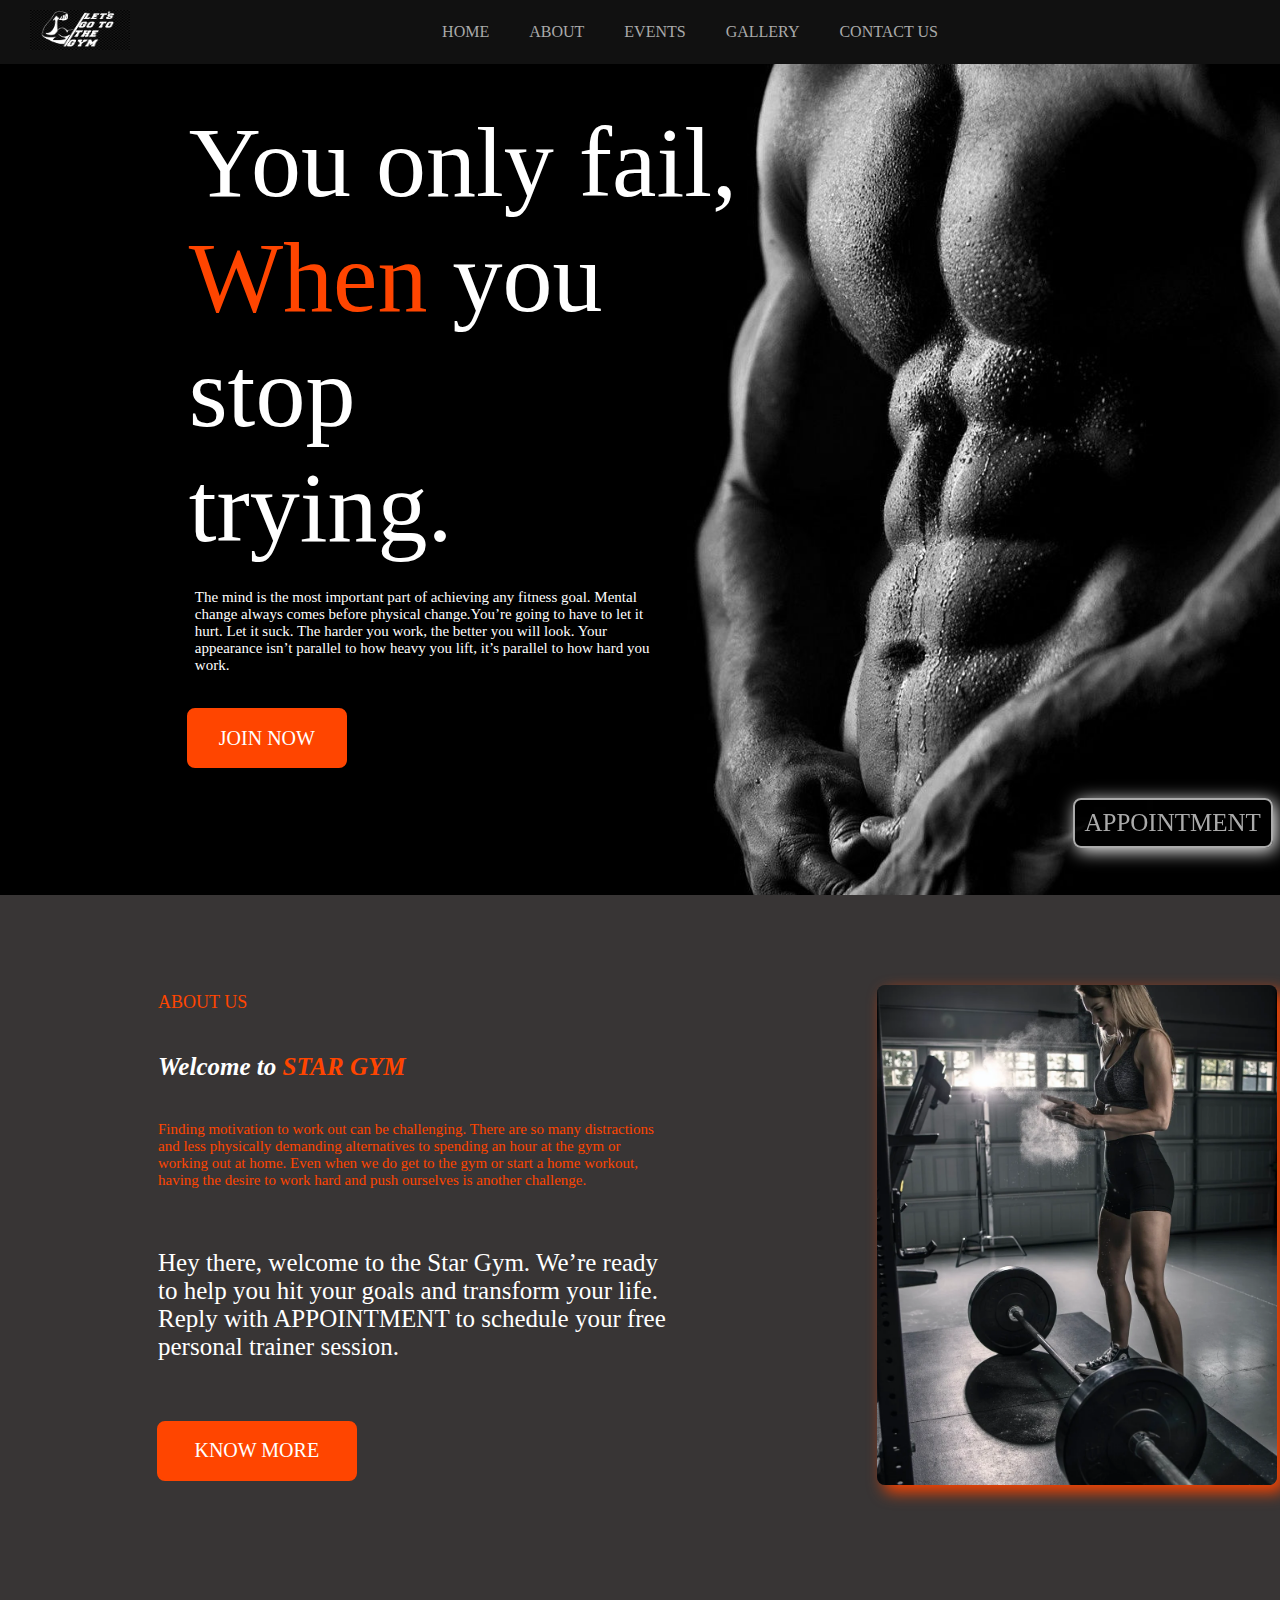
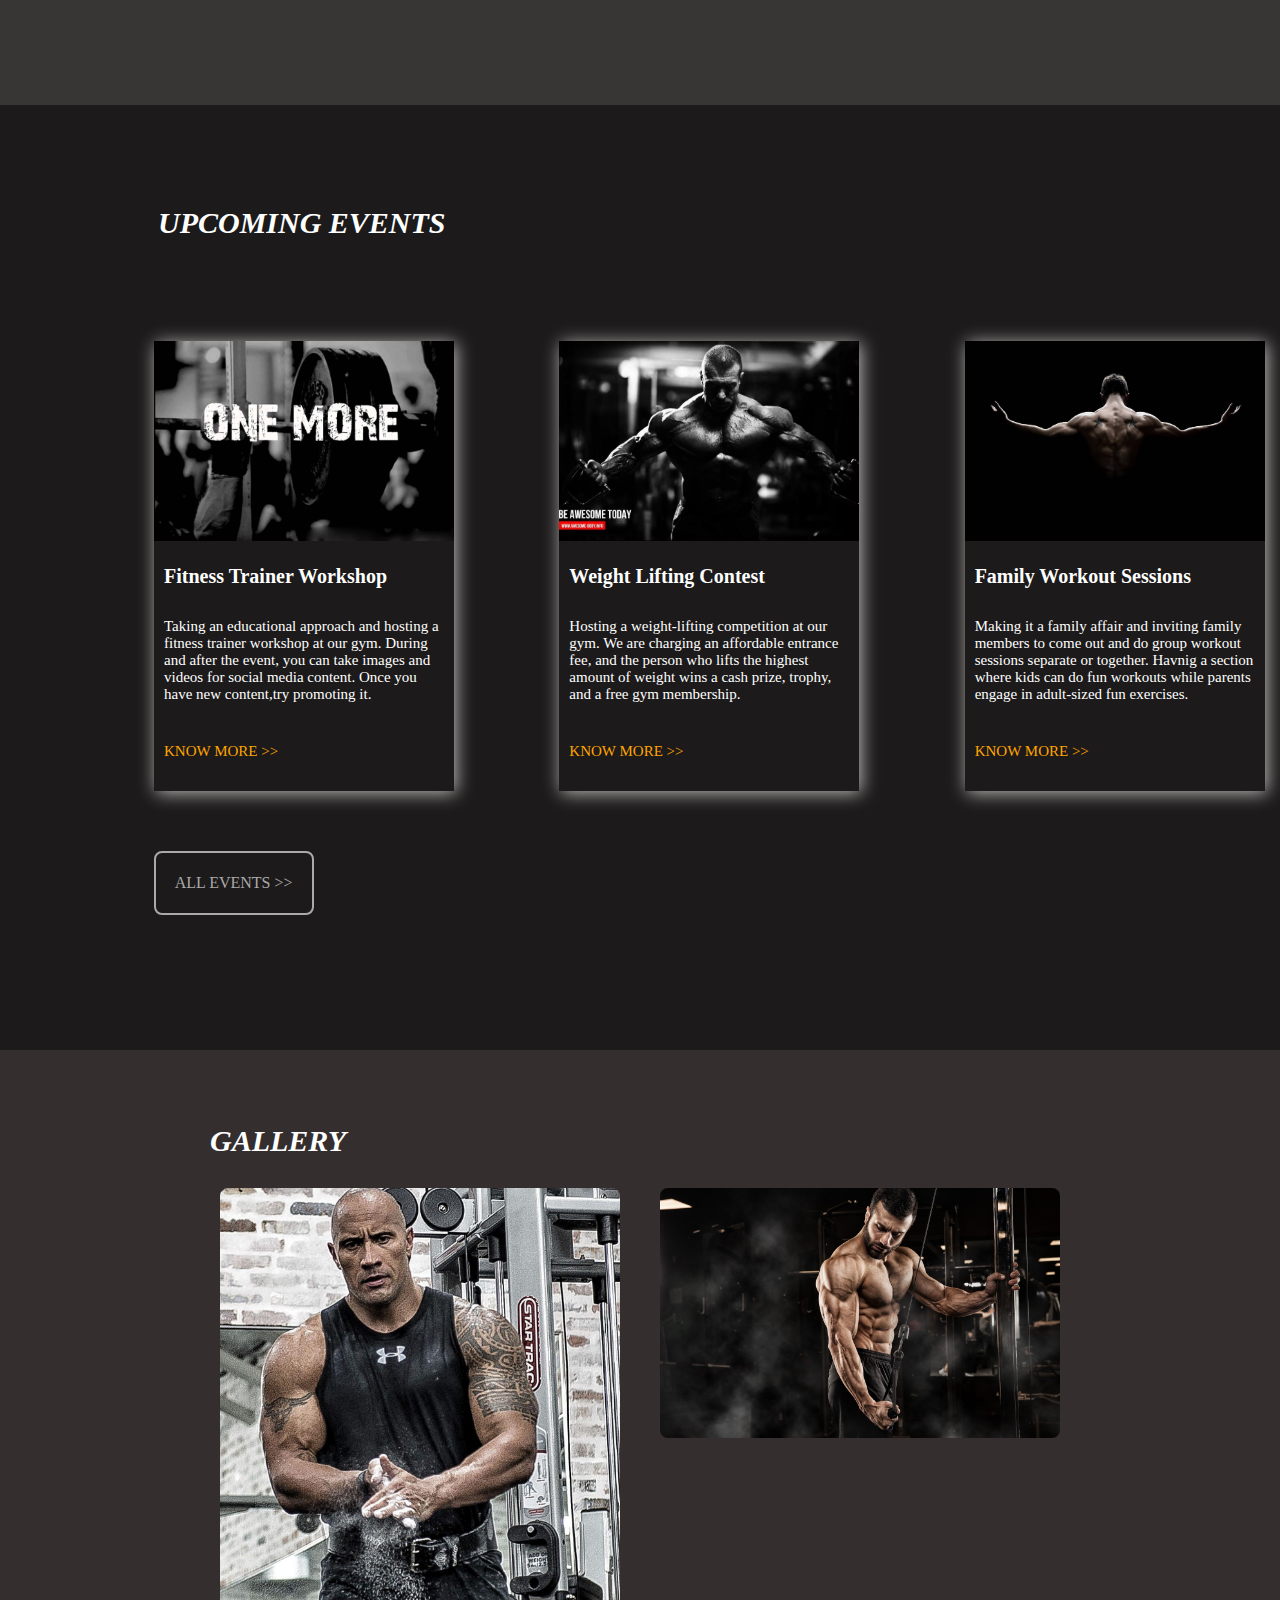
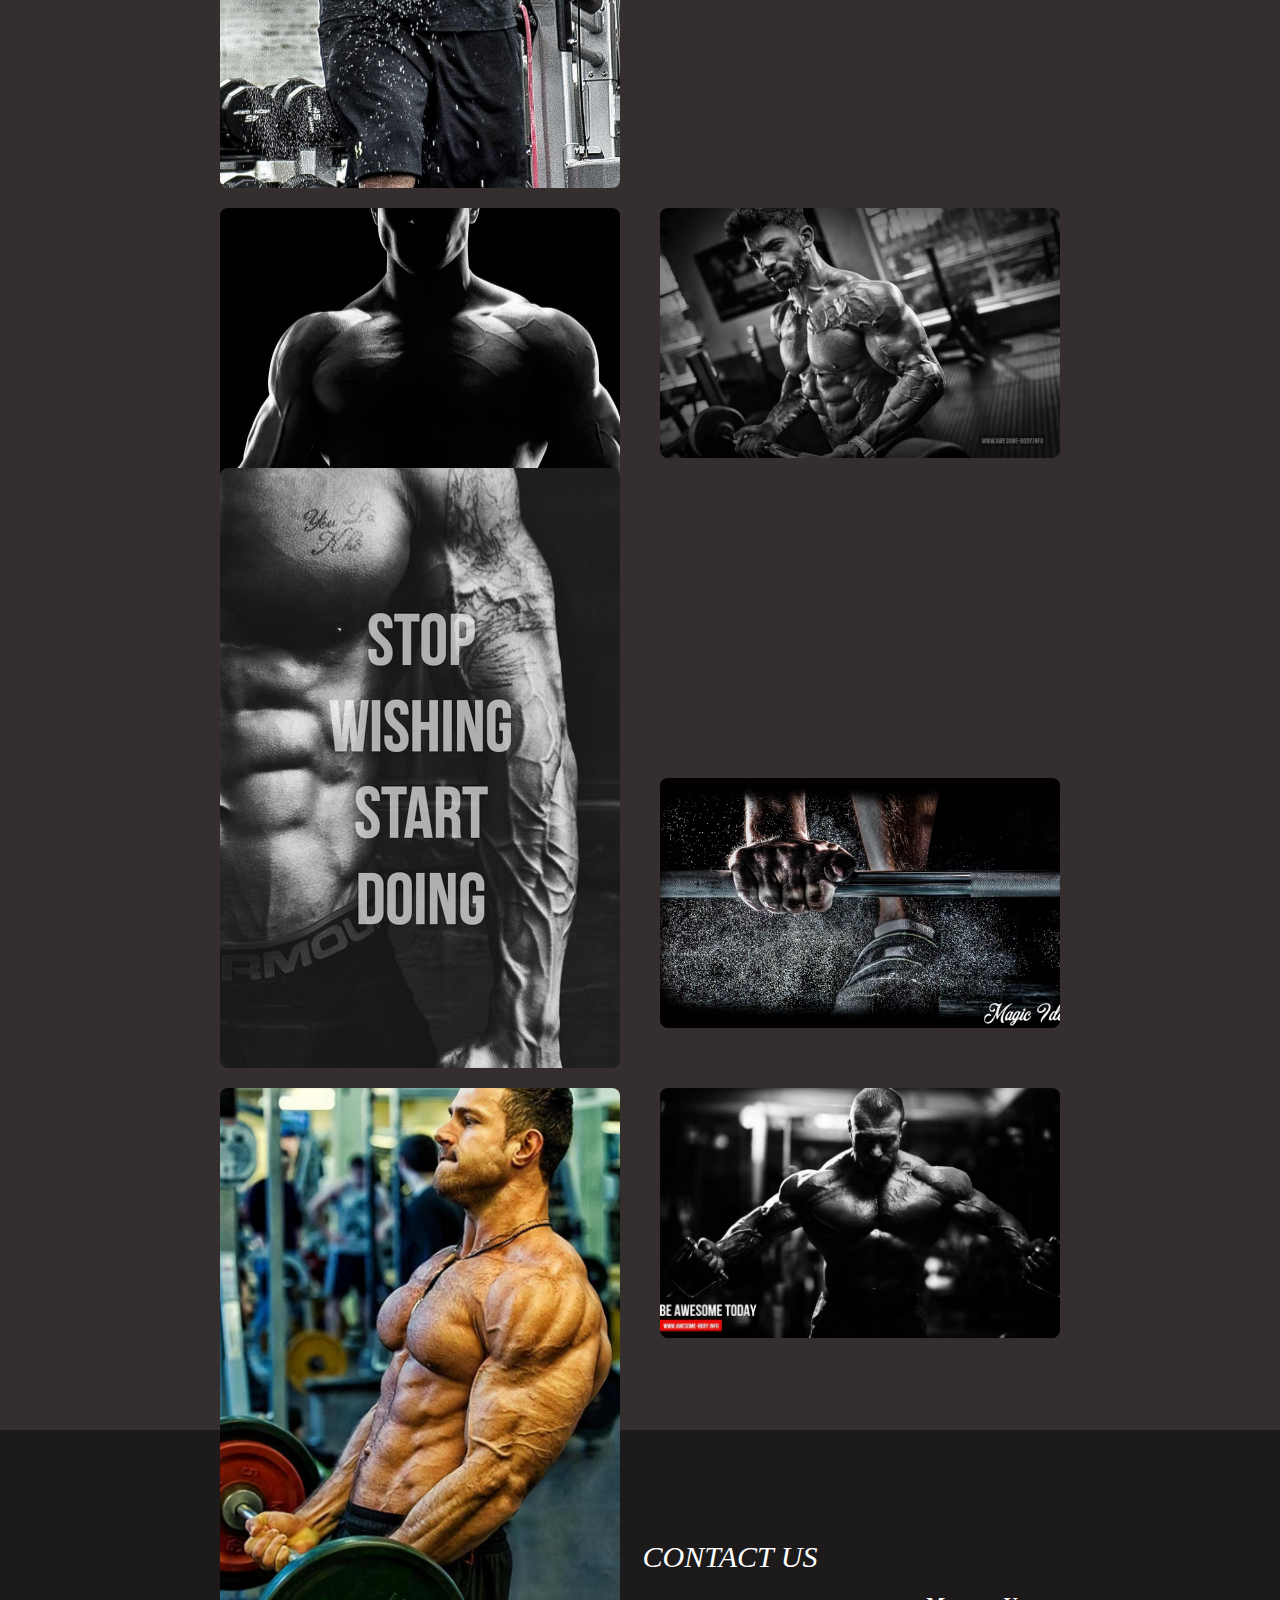
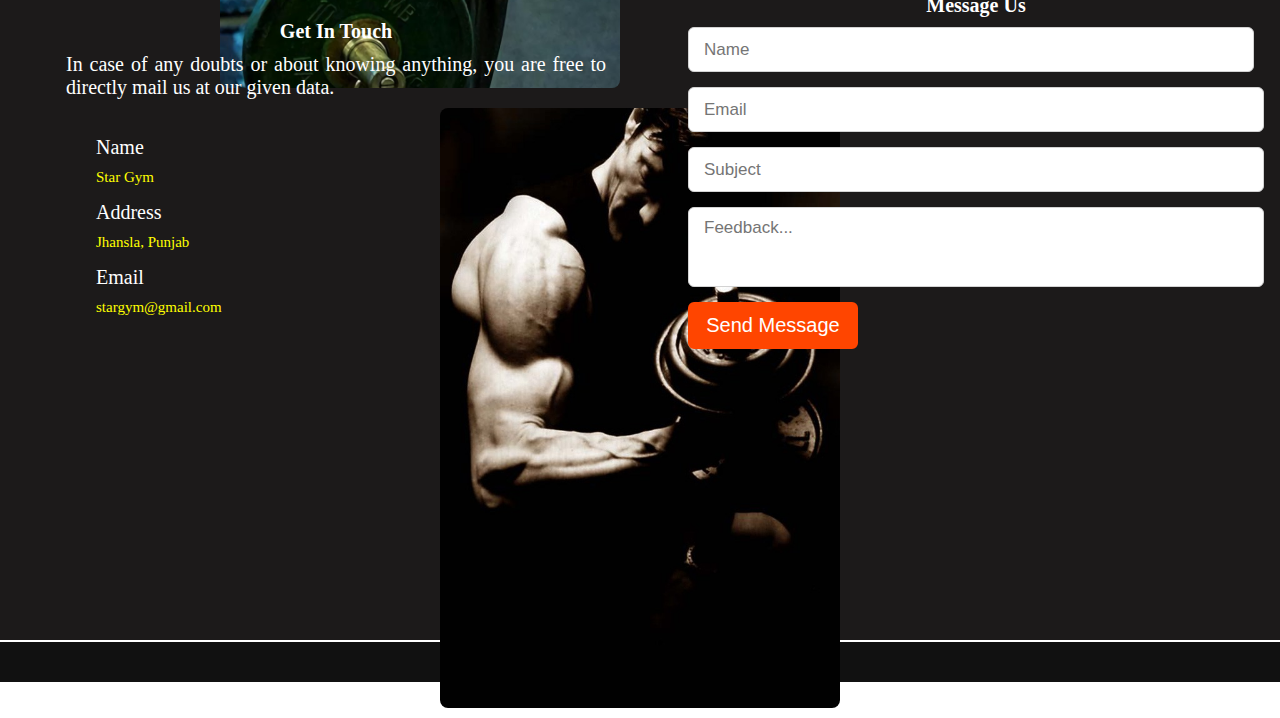
<file: My-Gym-Web-master/index.html>
<!DOCTYPE html>
<html lang="en">
<head>
    <meta charset="UTF-8">
    <meta http-equiv="X-UA-Compatible" content="IE=edge">
    <meta name="viewport" content="width=device-width, initial-scale=1.0">
    <title>Gym Website</title>
    <link rel="stylesheet" href="./public/css/style.css">
</head>
<body>

    
    <nav class="navbar" id="navbar">
        <div class="logo">
            <a href="index.html"><img class="invert_color" src="./public/logo.png"></a>
        </div>

        <ul class="list">
            <li class="menu-btn"><a href="#home">HOME</a></li>
            <li class="menu-btn"><a href="#about">ABOUT</a></li>
            <li class="menu-btn"><a href="#events">EVENTS</a></li>
            <li class="menu-btn"><a href="#gallery">GALLERY</a></li>
            <li class="menu-btn"><a href="#contact">CONTACT US</a></li>
        </ul>

        <!-- <div class="appoint">APPOINTMENT</div> -->
    </nav>

    <section class="home" id="home">
        <div class="max-width">

            <div class="home-content">
                <div class="content">
    
                    <div class="motive">You only fail,<br> <span>When</span> you stop <br>trying.</div>
                    <p>The mind is the most important part of achieving any fitness goal. Mental change always comes before physical change.You’re going to have to let it hurt. Let it suck. The harder you work, the better you will look. Your appearance isn’t parallel to how heavy you lift, it’s parallel to how hard you work.</p>
                    <div class="button"><a href="./public/appointment.html">JOIN NOW</a></div>
                </div>
    
                <div class="content1"></div>

                <nav class="navbar1">
                    <div class="login"><a href="./public/appointment.html">APPOINTMENT</a></div>
                </nav>
            </div>
        </div>
    </section>




    <section class="about" id="about">
        <div class="max-width">
            <div class="about-content">
                <div class="left">
                    <h3 class="heading">ABOUT US </h3>
                    <div class="mtext"><i>Welcome to <span>STAR GYM</span></i></div>
                    <p class="small">Finding motivation to work out can be challenging. There are so many distractions and less physically demanding alternatives to spending an hour at the gym or working out at home. Even when we do get to the gym or start a home workout, having the desire to work hard and push ourselves is another challenge.</p>

                    <p class="medium">Hey there, welcome to the Star Gym. We’re ready to help you hit your goals and transform your life. Reply with APPOINTMENT to schedule your free personal trainer session.</p>
                    

                    <div class="button" onclick=ncomp()>KNOW MORE</div>
                </div>
                <div class="right">
                    <img src="./public/about1.webp">
                </div>
            </div>
        </div>

    </section>

    <section class="events" id="events">
        <div class="max-width">
            <div class="heading1"><i>UPCOMING EVENTS</i></div>
            <div class="serv-content">
                <div class="card">
                    <div class="box">
                        <img src="./public/events1.webp">
                        <div class="heading2">Fitness Trainer Workshop</div>
                        <p>Taking an educational approach and hosting a fitness trainer workshop at our gym. During and after the event, you can take images and videos for social media content. Once you have new content,try promoting it.
                        </p>

                        <div class="button1" onclick=ncomp()>KNOW MORE >></div>

                    </div>
                </div>

                <div class="card">
                    <div class="box">
                        <img src="./public/events2.jpg">
                        <div class="heading2">Weight Lifting Contest</div>
                        <p>Hosting a weight-lifting competition at our gym. We are charging an affordable entrance fee, and the person who lifts the highest amount of weight wins a cash prize, trophy, and a free gym membership.
                        </p>

                        <div class="button1" onclick=ncomp()>KNOW MORE >></div>

                    </div>
                </div>

                <div class="card">
                    <div class="box">
                        <img src="./public/events3.jpg">
                        <div class="heading2">Family Workout Sessions</div>
                        <p>Making it a family affair and inviting family members to come out and do group workout sessions separate or together. Havnig a section where kids can do fun workouts while parents engage in adult-sized fun exercises.
                        </p>

                        <div class="button1" onclick=ncomp()>KNOW MORE >></div>

                    </div>
                </div>
            </div>

            <div class="button3" onclick=ncomp()>ALL EVENTS >></div>
        </div>
    </section>

    <section class="gallery" id="gallery">
        <div class="max-width">
            <div class="heading3"><i>GALLERY</i></div>
            <div class="gallery-content">
                    <div class="card" id="card1">
                        <img id="img1" src="./public/gallery1.jpeg">
                    </div>
                    <div class="card" id="card2">
                        <img id="img2" src="./public/home.jpg">
                    </div>
                    <div class="card" id="card3">
                        <img id="img3" src="./public/gallery3.jpg">
                    </div>
                    <div class="card" id="card4">
                        <img id="img4" src="./public/gallery4.webp">
                    </div>
                    <div class="card" id="card5">
                        <img id="img5" src="./public/gallery5.jpg">
                    </div>
                    <div class="card" id="card6">
                        <img id="img6" src="./public/gallery6.webp">
                    </div>
                    <div class="card" id="card7">
                        <img id="img7" src="./public/gallery7.jpg">
                    </div>
                    <div class="card" id="card8">
                        <img id="img8" src="./public/events2.jpg">
                    </div>
                    <div class="card" id="card9">
                        <img id="img9" src="./public/gallery9.jpg">
                    </div>
            </div>
        </div>
    </section>

    <section class="contact" id="contact">
        <div class="max-width">
            <div class="heading4"><i>CONTACT US </i></div>
            <div class="contact-content">
                <div class="column left">
                    <div class="text">Get In Touch</div>
                    <p>In case of any doubts or about knowing anything, you are free to directly mail us at our given data. </p>
                    <div class="icons">
                        <div class="row">
                            <!-- <i class="fas fa-user"></i> -->
                            <div class="info">
                                <div class="head">Name</div>
                                <div class="sub-title">Star Gym</div>
                            </div>
                        </div>

                        <div class="row">
                            <!-- <i class="fas fa-map-marker-alt"></i> -->
                            <div class="info">
                                <div class="head">Address</div>
                                <div class="sub-title">Jhansla, Punjab</div>
                            </div>
                        </div>

                        <div class="row">
                            <!-- <i class="fas fa-envelope"></i> -->
                            <div class="info">
                                <div class="head">Email</div>
                                <div class="sub-title">stargym@gmail.com</div>
                            </div>
                        </div>
                    </div>
                </div>
                <div class="column right">
                    <div class="text">Message Us</div>
                    <form action="#">
                        <div class="field">
                            <div class="field name">
                                <input type="text" placeholder="Name" required>
                            </div>

                            
                        </div>
                        <div class="field email">
                            <input type="email" placeholder="Email" required>
                        </div>
                        <div class="field">
                            <input type="text" placeholder="Subject" required>
                        </div>

                        <div class="field textarea">
                            <textarea cols="30" rows="10" placeholder="Feedback..." required></textarea>
                        </div>
                        <div class="button">
                            <button type="Submit">Send Message</button>
                        </div>
                    </form>
                </div>
            </div>
        </div>
    </section>

    <footer>
         
    </footer>

    <!-- <script src="./public/js/main.js"></script> -->
    
    
    <script>
        function ncomp(){
            alert("This page is not updated yet. Sorry for your inconvenience!!!")
        }
    </script>




    






</body>
</html>
</file>
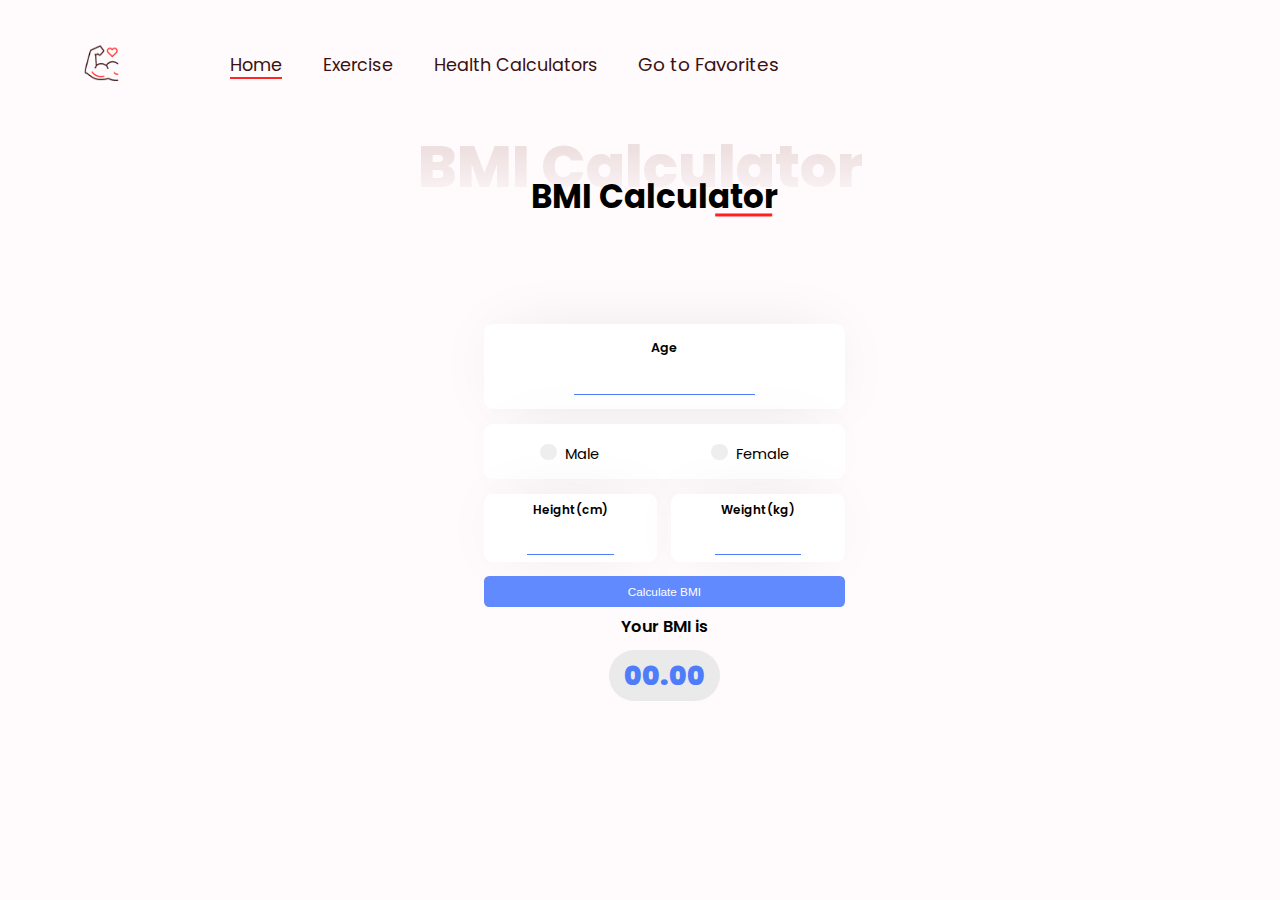
<file: bmi.html>
<!DOCTYPE html>
<html lang="en">
    <!-- By Ali Aslan -->
<head>
    <meta charset="UTF-8">
    <meta http-equiv="X-UA-Compatible" content="IE=edge">
    <meta name="viewport" content="width=device-width, initial-scale=1.0">
    <meta name="keywords" content="Exercise GIFs, Workout GIFs, Fitness GIFs, Fitness information, Easy exercises, Health calculators, BMI calculator, Calorie calculator, BMR calculator,  Exercise database, , Weight loss calculator, Fitness community, Personalized workouts, Online fitness resource, Exercise videos, Home workouts, Body Mass Index calculator, Daily calorie calculator, Basal Metabolic Rate calculator,  Fitness for beginners, Fitness routines for all levels, Exercise at home " />
<meta name="description" content="Movement has the resources and tools to help you get the most out
of your workout routine. Search for exercise move GIFs and see
their effects with our helpful calculators. Save and add your
favorites to keep track of your progress. Get personalized tips for
feeling energized and motivated." />
<meta name="robots" content="index" />
    <title>BMI Calculator</title>
    <link rel="stylesheet" href="css/bmi.css">
    <link rel="stylesheet" href="css/style.css">
</head>
<body>
  <div class="navbar">
    <ul>
      <li><img src="./images/logo.png" alt="logo" class="logo"></li>
      <li style="margin-left: -38px;"><a href="home.html" class="home">Home</a></li>
      <li><a href="#search-section" class="home" id="ex">Exercise</a></li>
      <li><a href="calculators.html" class="home" id="ex">Health Calculators</a></li>
      <a href="favorites.html" class="home" id="ex">Go to Favorites</a>
    </ul>
  </div>


  <div class="container">
    
    <h1 class="sect1" id="ex-h1">BMI Calculator</h1>
    <h2 class="sect2bmi">BMI Calculator</h2>
  </div>
    <div class="container1">
        <div class="box">
          <!-- <h1 class="bmi-h1">BMI Calculator</h1> -->
          <div class="content">


            <div class="input">
                <label for="height">Age</label>
                <input type="text" class="text-input" id="age" autocomplete="off" required/>
            </div>

            <div class="gender">

                <label class="container">
                    <input type="radio" name="radio" id="m"><p class="text">Male</p>
                    <span class="checkmark"></span>
                  </label>


                <label class="container">
                    <input type="radio" name="radio" id="f" ><p class="text">Female</p>
                      <span class="checkmark"></span>
                    </label>

            </div>

            <div class="containerHW">
            <div class="inputH">
              <label for="height">Height(cm)</label>
              <input type="number" id="height" required>
            </div>

            <div class="inputW">
              <label for="weight">Weight(kg)</label>
              <input type="number" id="weight" required>
            </div>
          </div>

            <button class="calculate" id="submit" onclick="calculate();">Calculate BMI</button>
          </div>
          <div class="result">
            <p>Your BMI is</p>
            <div id="result">00.00</div>
            <p class="comment"></p>
          </div>
        
      

        </div>
      </div>


      
    <!-- The Modal -->
    <div id="myModal" class="modal">
      <!-- Modal content -->
    <div class="modal-content">
      <span class="close">&times;</span>
      <p id="modalText"></p>
    </div></div>



    
<script>
  var age = document.getElementById("age");
var height = document.getElementById("height");
var weight = document.getElementById("weight");
var male = document.getElementById("m");
var female = document.getElementById("f");
var form = document.getElementById("form");
let resultArea = document.querySelector(".comment");

modalContent = document.querySelector(".modal-content");
modalText = document.querySelector("#modalText");
var modal = document.getElementById("myModal");
var span = document.getElementsByClassName("close")[0];


function calculate(){
 
  if(age.value=='' || height.value=='' || weight.value=='' || (male.checked==false && female.checked==false)){
    modal.style.display = "block";
    modalText.innerHTML = `All fields are required!`;

  }else{
    countBmi();
  }

}


function countBmi(){
  var p = [age.value, height.value, weight.value];
  if(male.checked){
    p.push("male");
  }else if(female.checked){
    p.push("female");
  }

  var bmi = Number(p[2])/(Number(p[1])/100*Number(p[1])/100);
      
  var result = '';
  if(bmi<18.5){
    result = 'Underweight';
     }else if(18.5<=bmi&&bmi<=24.9){
    result = 'Healthy';
     }else if(25<=bmi&&bmi<=29.9){
    result = 'Overweight';
     }else if(30<=bmi&&bmi<=34.9){
    result = 'Obese';
     }else if(35<=bmi){
    result = 'Extremely obese';
     }



resultArea.style.display = "block";
document.querySelector(".comment").innerHTML = `You are <span id="comment">${result}</span>`;
document.querySelector("#result").innerHTML = bmi.toFixed(2);

}





// When the user clicks on <span> (x), close the modal
span.onclick = function() {
  modal.style.display = "none";
}

// When the user clicks anywhere outside of the modal, close it
window.onclick = function(event) {
  if (event.target == modal) {
    modal.style.display = "none";
  }
}

</script>
<script src="js/script.js"></script>
</body>
</html>
</file>
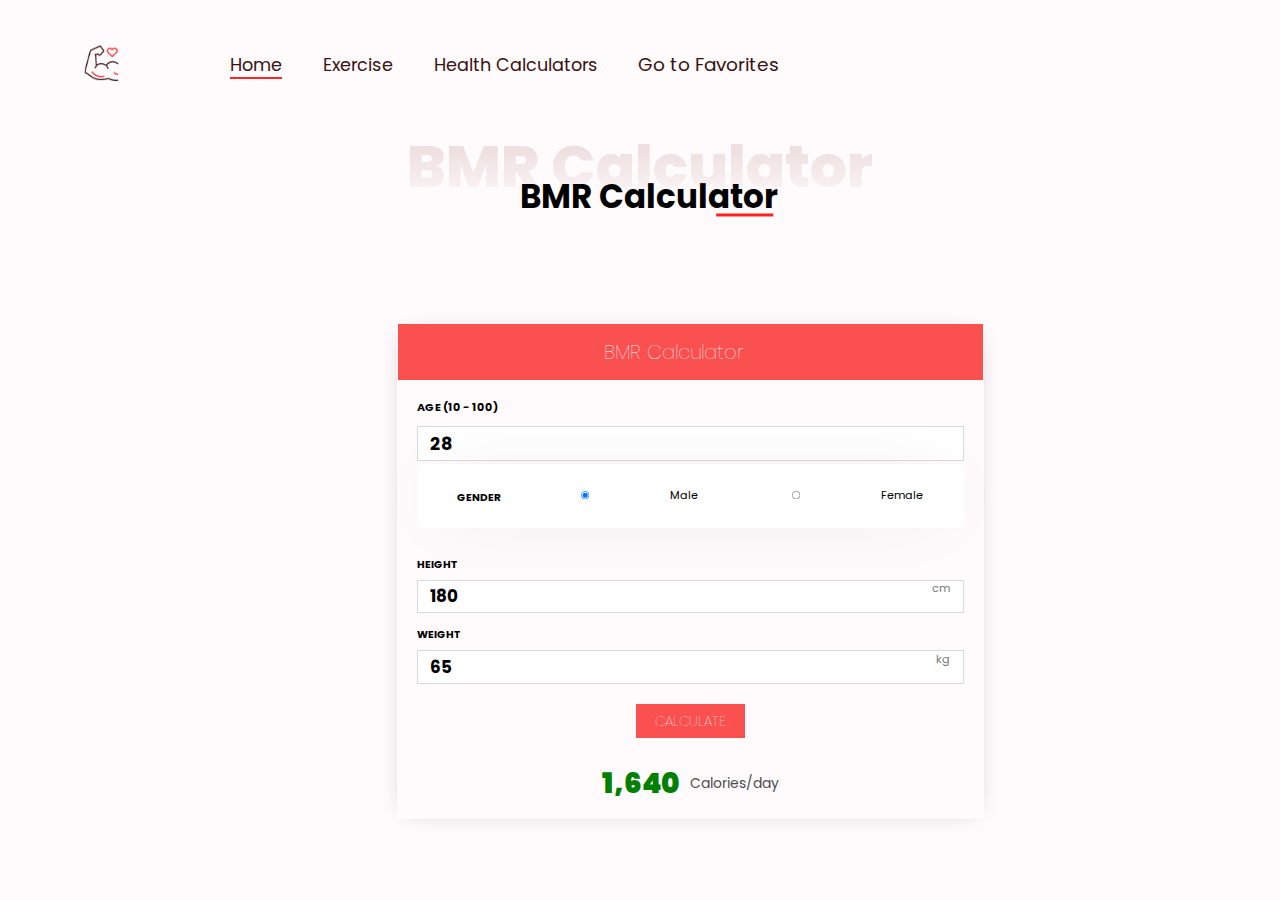
<file: bmr.html>
<!DOCTYPE html>
<html lang="en">
  <head>
    <meta charset="UTF-8" />
    <meta http-equiv="X-UA-Compatible" content="IE=edge" />
    <meta name="viewport" content="width=device-width, initial-scale=1.0" />
    <meta name="keywords" content="Exercise GIFs, Workout GIFs, Fitness GIFs, Fitness information, Easy exercises, Health calculators, BMI calculator, Calorie calculator, BMR calculator,  Exercise database, , Weight loss calculator, Fitness community, Personalized workouts, Online fitness resource, Exercise videos, Home workouts, Body Mass Index calculator, Daily calorie calculator, Basal Metabolic Rate calculator,  Fitness for beginners, Fitness routines for all levels, Exercise at home " />
<meta name="description" content="Movement has the resources and tools to help you get the most out
of your workout routine. Search for exercise move GIFs and see
their effects with our helpful calculators. Save and add your
favorites to keep track of your progress. Get personalized tips for
feeling energized and motivated." />
<meta name="robots" content="index" />
    <title>BMR Calculator</title>
    <link rel="stylesheet" href="css/bmr.css" />
    <link rel="stylesheet" href="css/bmi.css" />
    <link rel="stylesheet" href="css/style.css">
  </head>
  <body>
    <div class="navbar">
      <ul>
        <li><img src="./images/logo.png" alt="logo" class="logo"></li>
        <li style="margin-left: -38px;"><a href="home.html" class="home">Home</a></li>
        <li><a href="#search-section" class="home" id="ex">Exercise</a></li>
        <li><a href="calculators.html" class="home" id="ex">Health Calculators</a></li>
        <a href="favorites.html" class="home" id="ex">Go to Favorites</a>
      </ul>
    </div>

    
  <div class="container">
    
    <h1 class="sect1" id="ex-h1">BMR Calculator</h1>
    <h2 class="sect2bmi">BMR Calculator</h2>
  </div>
    <div class="bmr-calculator">
      <h2>BMR Calculator</h2>
      <div class="controls">
        <form>
          <h3>Age (10 - 100)</h3>
          <input type="text" id="age" value="28" />

          <div class="gender">
            <h3>Gender</h3>
            <input type="radio" id="male" value="male" name="gender" checked />
            <label for="male">Male</label>
            <input type="radio" id="female" value="female" name="gender" />
            <label for="female">Female</label>
          </div>

          <div class="height">
            <h3>Height</h3>
            <input type="text" id="height" value="180" />
            <div class="unit">cm</div>
          </div>

          <div class="weight">
            <h3>Weight</h3>
            <input type="text" id="weight" value="65" />
            <div class="unit">kg</div>
          </div>
        </form>
      </div>

      <div class="result">
        <button class="calculate-btn">Calculate</button>

        <div class="result-message">
          <span class="calories">1,640</span> Calories/day
        </div>

        <div class="error-message">
          <p>Please enter all the details correctly.</p>
        </div>
      </div>
    </div>

    <script src="js/bmr.js"></script>
    <script src="js/script.js"></script>
  </body>
</html>
</file>
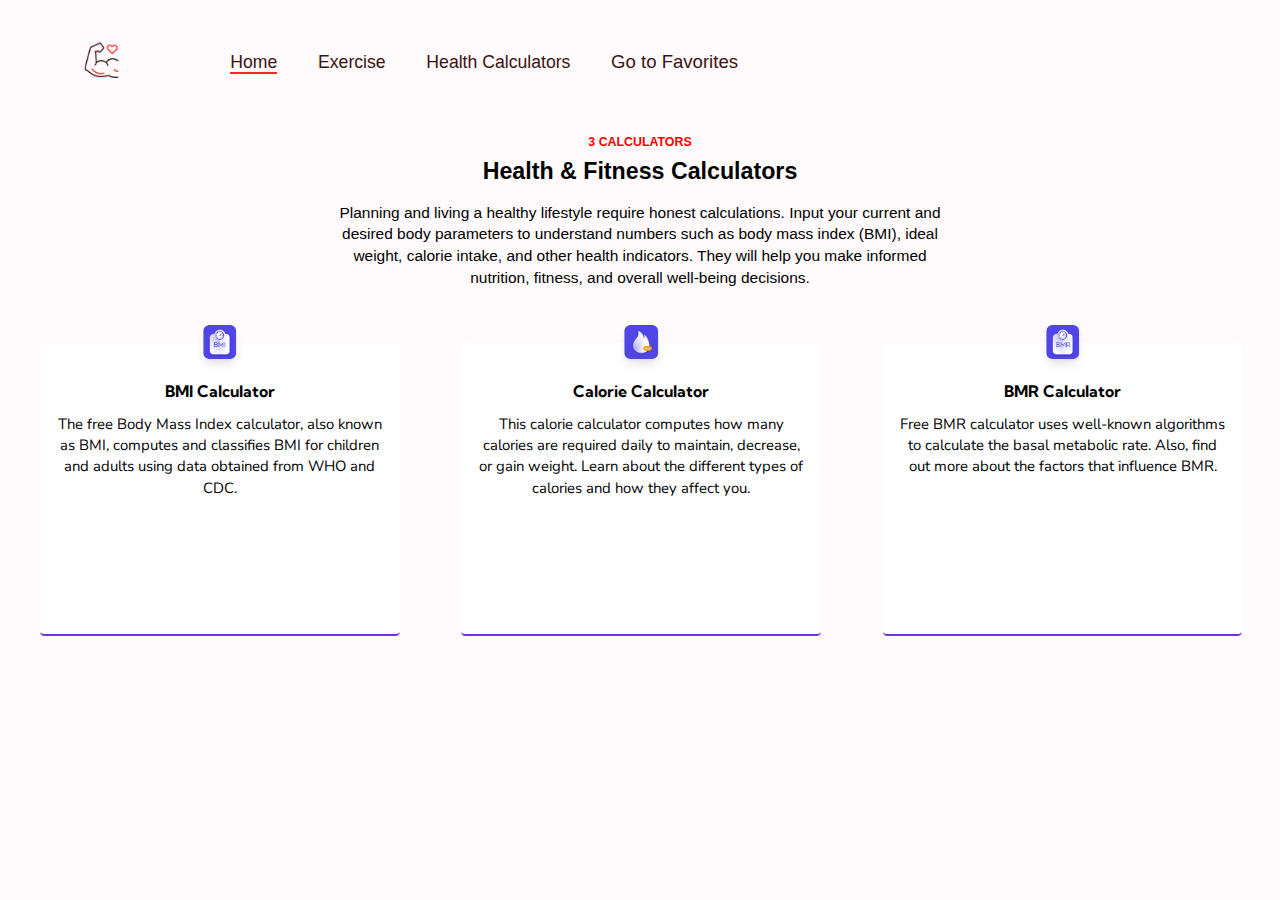
<file: calculators.html>
<!DOCTYPE html>
<html lang="en">

<head>
    <meta charset="UTF-8">
    <meta name="viewport" content="width=device-width, initial-scale=1.0">
    <meta name="keywords"
        content="Exercise GIFs, Workout GIFs, Fitness GIFs, Fitness information, Easy exercises, Health calculators, BMI calculator, Calorie calculator, BMR calculator,  Exercise database, , Weight loss calculator, Fitness community, Personalized workouts, Online fitness resource, Exercise videos, Home workouts, Body Mass Index calculator, Daily calorie calculator, Basal Metabolic Rate calculator,  Fitness for beginners, Fitness routines for all levels, Exercise at home " />
    <meta name="description" content="Movement has the resources and tools to help you get the most out
    of your workout routine. Search for exercise move GIFs and see
    their effects with our helpful calculators. Save and add your
    favorites to keep track of your progress. Get personalized tips for
    feeling energized and motivated." />
    <meta name="robots" content="index" />
    <title>All Calculators</title>
    <!-- <link href="https://unpkg.com/tailwindcss@^1.0/dist/tailwind.min.css" rel="stylesheet"> -->
    <style>

@import url('https://fonts.googleapis.com/css2?family=Pacifico&display=swap');
    @import url('https://fonts.googleapis.com/css2?family=Abril+Fatface&display=swap');
    @import url('https://fonts.googleapis.com/css2?family=Great+Vibes&display=swap');
    @import url('https://fonts.googleapis.com/css2?family=Cardo&display=swap');
    @import url('https://fonts.googleapis.com/css2?family=Architects+Daughter&display=swap');
    @import url('https://fonts.googleapis.com/css2?family=Kumbh+Sans&display=swap');
    @import url('https://fonts.googleapis.com/css2?family=Kumbh+Sans:wght@800&display=swap');
    @import url('https://fonts.googleapis.com/css2?family=Nunito+Sans&display=swap');



        body {
            background-color: #FFFAFB;
            font-family: 'Josefin Sans';
            margin: 0;
            padding: 20px;
        }

        .categories__container {
            margin: 0 auto;
            padding: 1.25rem 1rem;
        }


        .categories__suptitle {
            font-size: 1rem;
            line-height: 1.5rem;
            margin-bottom: 0.5rem;
            font-weight: 600;
            text-transform: uppercase;
            text-align: center;
            color: red;
        }

        .categories__title {
            font-size: 1.875rem;
            line-height: 2.25rem;
            color: #111827;
            font-weight: 800;
            text-align: center;
            margin-bottom: 1.25rem;
        }


        .categories__description {
            font-size: 1.25rem;
            line-height: 1.75rem;
            color: black;
            text-align: center;
            max-width: 813px;
            margin: 0 auto 3rem;
        }

        .categories__grid {
            position: relative;
            left: 1.6%;
            display: flex;
            gap: 5rem;
            width: 97%;
        }




        .categories__title {
            color: black;
        }

        .categories__description {
            color: black;
        }

        .category {
            padding-top: 1.5rem;
            position: relative;
            width: 100%;
            height: 47vh;
            text-decoration: none;
            border-radius: 6px;
            border-bottom: 4px solid #7432dd;
            transform: scale(1, 1);
            transition: 0.2s all ease-in-out;
        }

        .category:hover {
            transform: scale(1.1, 1.1);
        }

        .category__icon {
            box-shadow: 0 10px 15px -3px rgba(0, 0, 0, 0.1), 0 4px 6px -4px rgba(0, 0, 0, 0.1);
            position: absolute;
            width: 48px;
            height: 48px;
            top: 0;
            left: 50%;
            transform: translateX(-50%);
            border-radius: 8px;
        }

        .category__info {
            padding: 3.5rem 1.5rem 2rem;
            border-radius: 8px;
            background: white;
            width: 100%;
            height: 100%;
        }

        .category__title {
            font-size: 1.5rem;
            line-height: 1.75rem;
            text-align: center;
            color: black;
            margin-bottom: 1.25rem;
            font-family: 'Kumbh Sans', sans-serif;
        }

        .category__description {
            font-size: 1.4rem;
            line-height: 2rem;
            color: black;
            text-align: center;
            font-family: 'Nunito Sans', sans-serif;
        }

        .category__info {
            background: white;
        }
    </style>

    <link rel="stylesheet" href="css/style.css">
</head>

<body>

    <div class="navbar">
        <ul>
            <li><img src="./images/logo.png" alt="logo" class="logo"></li>
            <li style="margin-left: -38px;"><a href="home.html" class="home">Home</a></li>
            <li><a href="home.html" class="home" id="ex">Exercise</a></li>
            <li><a href="calculators.html" class="home" id="ex">Health Calculators</a></li>
            <a href="favorites.html" class="home" id="ex">Go to Favorites</a>
        </ul>
    </div>

    <section class="categories">
        <div class="container categories__container">
            <h3 class="categories__suptitle">3 Calculators</h3>
            <h1 class="categories__title">Health &amp; Fitness Calculators</h1>
            <p class="categories__description">Planning and living a healthy lifestyle require honest calculations.
                Input your current and desired body parameters to understand numbers such as body mass index (BMI),
                ideal weight, calorie intake, and other health indicators. They will help you make informed nutrition,
                fitness, and overall well-being decisions.</p>
            <div class="categories__grid">
                <a href="bmi.html" class="category">
                    <img src="./images/bmi-icon.png" alt="BMI Calculator" class="category__icon">
                    <div class="category__info">
                        <h4 class="category__title">BMI Calculator</h4>
                        <p class="category__description">The free Body Mass Index calculator, also known as BMI,
                            computes and classifies BMI for children and adults using data obtained from WHO and CDC.
                        </p>
                    </div>
                </a>
                <a href="calorie.html" class="category">
                    <img src="./images/calorie-icon.png" alt="Calorie Calculator" class="category__icon">
                    <div class="category__info">
                        <h4 class="category__title">Calorie Calculator</h4>
                        <p class="category__description">This calorie calculator computes how many calories are required
                            daily to maintain, decrease, or gain weight. Learn about the different types of calories and
                            how they affect you.</p>
                    </div>
                </a>
                <a href="bmr.html" class="category">
                    <img src="./images/bmr-icon.png" alt="BMR Calculator" class="category__icon">
                    <div class="category__info">
                        <h4 class="category__title">BMR Calculator</h4>
                        <p class="category__description">Free BMR calculator uses well-known algorithms to calculate the
                            basal metabolic rate. Also, find out more about the factors that influence BMR.</p>
                    </div>
                </a>

            </div>
        </div>
    </section>
    <script src="js/script.js"></script>
</body>

</html>
</file>
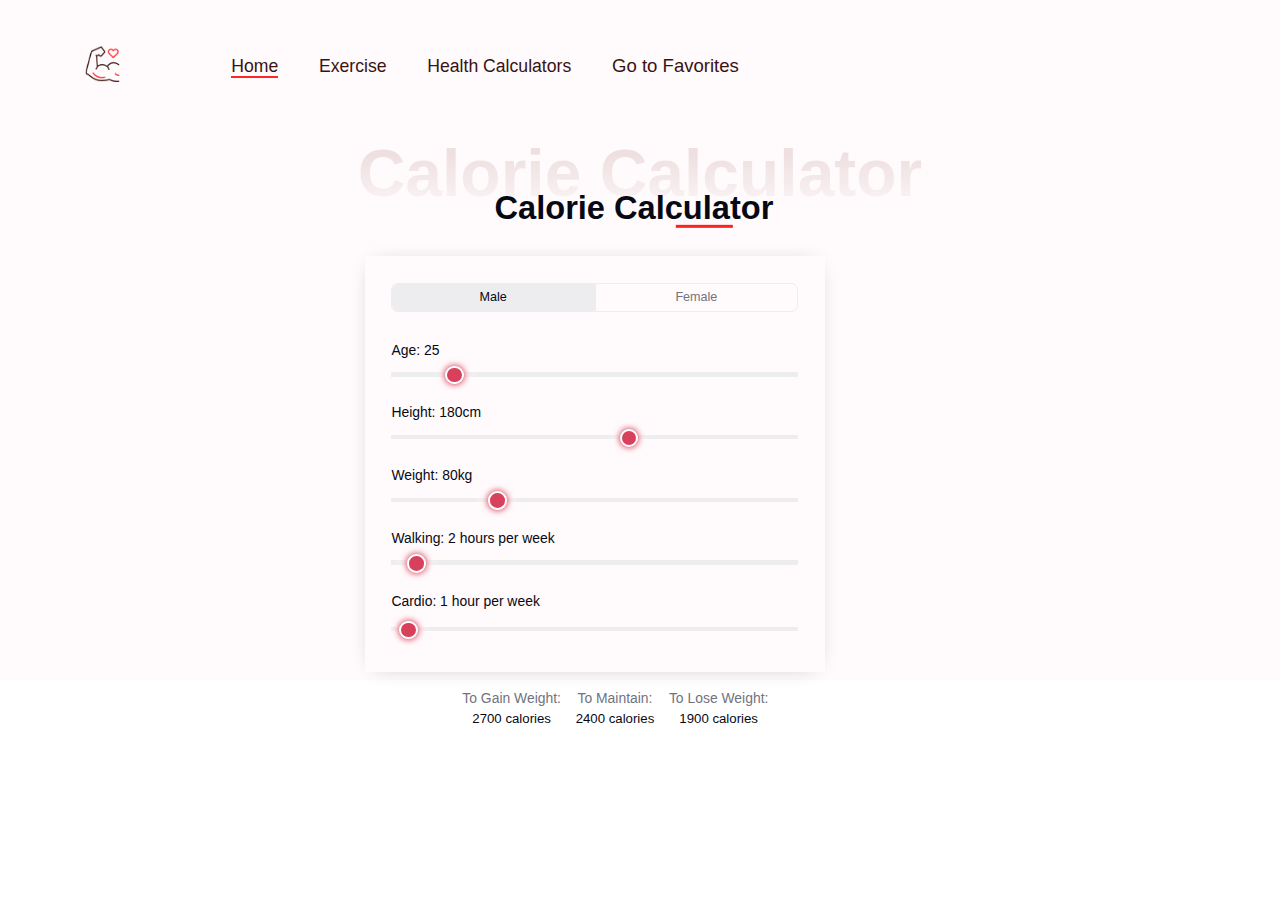
<file: calorie.html>
<!doctype html>
<html lang="en">

<head>
    <!-- Required meta tags -->
    <meta charset="utf-8">
    <meta name="viewport" content="width=device-width, initial-scale=1">
    <meta name="keywords" content="Exercise GIFs, Workout GIFs, Fitness GIFs, Fitness information, Easy exercises, Health calculators, BMI calculator, Calorie calculator, BMR calculator,  Exercise database, , Weight loss calculator, Fitness community, Personalized workouts, Online fitness resource, Exercise videos, Home workouts, Body Mass Index calculator, Daily calorie calculator, Basal Metabolic Rate calculator,  Fitness for beginners, Fitness routines for all levels, Exercise at home " />
<meta name="description" content="Movement has the resources and tools to help you get the most out
of your workout routine. Search for exercise move GIFs and see
their effects with our helpful calculators. Save and add your
favorites to keep track of your progress. Get personalized tips for
feeling energized and motivated." />
<meta name="robots" content="index" />

    <!-- CSS -->
    <link rel="stylesheet" href="css/style.css">

    <title>Calorie Calculator </title>
    <style>
        :root {
            --primary-color: #435fda;
            --secondary-color: #d8415c;
            --body-font-size: 16px;
            --line-height: 1.5;
            --content-width: 480px;
            --background-color: #fff;
            --background-color-secondary: #f8f8f9;
            --text-color: #060914;
            --text-color--muted: #71737f;
            --line-color: #ededef;
        }

        @media (prefers-color-scheme: dark) {
            :root {
                --primary-color: #657bdb;
                --primary-color--translucent: rgba(85, 106, 195, 0.3);
                --secondary-color: #d93d59;
                --background-color: #060913;
                --background-color-secondary: #0f1424;
                --text-color: #e4e4e7;
                --text-color--muted: #838690;
                --line-color: #303341;
            }
        }

        /* html {
            font-size: 100%;
            background-color: var(--background-color);
            color: var(--text-color);
        } */

        /* body {
            font-family: "Geomanist", sans-serif;
            font-size: var(--body-font-size);
            line-height: var(--line-height);
            padding: 0.5em 0.5em 2em 0.5em;
            margin: 0;
        } */

        .wrapper {
            max-width: var(--content-width);
            margin: calc(var(--line-height) * 0.5em) auto 0 auto;
        }

        .calculator {
            position: relative;
            left: -11%;
            padding: 33px;
            box-shadow: 0 2px 26px -12px rgba(0, 0, 0, 0.3);
            margin: -30px;
            margin-top: -13%;
        }

        .results {
            margin-top: 0.5em;
            text-align: center;
            padding: 13px;
        }

        .results>div {
            margin-bottom: 0.5em;
        }

        @media (min-width: 440px) {
            :root {
                --body-font-size: 18px;
                --line-height: 1.5;
            }

            .results {
                margin: 2em 1em 0 2em;
                display: flex;
                justify-content: space-between;
                column-gap: 1em;
            }

            .results>div {
                margin-bottom: 0;
            }
        }

        .choose-gender {
            display: flex;
            align-items: stretch;
            margin-bottom: 2em;
        }

        .segmented-control {
            flex: 1;
            text-align: center;
            line-height: 2em;
            border: 1px solid var(--line-color);
        }

        .segmented-control:first-child {
            border-radius: 0.5em 0 0 0.5em;
        }

        .segmented-control:last-child {
            border-radius: 0 0.5em 0.5em 0;
        }

        .results {
            color: var(--text-color--muted);
            position: absolute;
            left: 33%;
        }

        .results span {
            font-weight: 500;
            color: var(--text-color);
        }

        /* The crazy stuff that needs to be here for the custom input styling */
        input[type="range"] {
            -webkit-appearance: none;
            margin: 18px 0;
            width: 100%;
            transition: all 0.265ms ease-out;
        }

        input[type="range"]:not(:last-of-type) {
            margin-top: 0;
            margin-bottom: 2.5em;
        }

        input[type="range"]:focus {
            outline: none;
        }

        input[type="range"]::-webkit-slider-runnable-track {
            width: 100%;
            height: 6px;
            cursor: pointer;
            background: var(--line-color);
        }

        input[type="range"]::-webkit-slider-thumb {
            box-shadow: 0 0 8px 1px var(--secondary-color),
                0 0 16px 4px var(--background-color);
            border: 3px solid #fff;
            height: 24px;
            width: 24px;
            border-radius: 50%;
            background: var(--secondary-color);
            cursor: pointer;
            -webkit-appearance: none;
            margin-top: -8px;
        }

        input[type="range"]:focus::-webkit-slider-runnable-track {
            background: var(--secondary-color);
        }

        input[type="radio"] {
            -webkit-appearance: none;
            display: none;
        }

        .segmented-control input[type="radio"]+label {
            border: 1px solid rgba(0, 0, 0, 0);
            width: 100%;
            height: 100%;
            display: block;
            cursor: pointer;
            color: var(--text-color--muted);
        }

        .segmented-control input[type="radio"]:checked+label {
            background-color: var(--line-color);
            width: 100%;
            height: 100%;
            display: block;
            color: var(--text-color);
        }

        .segmented-control input[type="radio"]:focus+label {
            border: 1px solid var(--secondary-color);
        }

        .segmented-control:first-child input[type="radio"]:checked+label {
            border-radius: 0.5em 0 0 0.5em;
        }

        .segmented-control:last-child input[type="radio"]:checked+label {
            border-radius: 0 0.5em 0.5em 0;
        }

        input[type="range"]::-moz-range-track {
            width: 100%;
            height: 100%;
            cursor: pointer;
            background: var(--line-color);
        }

        input[type="range"]::-moz-range-thumb {
            box-shadow: 0 0 8px 1px var(--secondary-color),
                0 0 16px 4px var(--background-color);
            border: 3px solid #fff;
            height: 24px;
            width: 24px;
            border-radius: 50%;
            background: var(--secondary-color);
            cursor: pointer;
            -webkit-appearance: none;
            margin-top: -8px;
        }

        .sect2cal {
            font-size: 2.5rem;
            font-weight: 700;

            transform: translate(168px, -80px);
        }

        .sect2cal:before {
            content: '';
            position: absolute;
            width: 70px;
            height: 4px;
            right: 57.8%;
            bottom: 6px;
            background: rgb(255, 32, 32);
        }
    </style>
</head>

<body>
    <!-- Further Code Herre -->
    <div class="navbar">
        <ul>
            <li><img src="./images/logo.png" alt="logo" class="logo"></li>
            <li style="margin-left: -38px;"><a href="home.html" class="home">Home</a></li>
            <li><a href="home.html" class="home" id="ex">Exercise</a></li>
            <li><a href="calculators.html" class="home" id="ex">Health Calculators</a></li>
            <a href="favorites.html" class="home" id="ex">Go to Favorites</a>
        </ul>
    </div>

    <div class="container">

        <h1 class="sect1" id="ex-h1">Calorie Calculator</h1>
        <h2 class="sect2cal">Calorie Calculator</h2>
    </div>

    <div id="bmr-calculator" class="wrapper">
        <div class="calculator">
            <div class="choose-gender">
                <div class="segmented-control"><input id="calc-gender-male" type="radio" name="gender" value="male"
                        checked=""><label for="calc-gender-male">Male</label></div>
                <div class="segmented-control">
                    <input id="calc-gender-female" type="radio" name="gender" value="female"><label
                        for="calc-gender-female">Female</label>
                </div>
            </div>
            <label for="calc-age" id="calc-age_value">Age: 25</label>
            <input id="calc-age" type="range" value="25" min="13" max="100">
            <label for="calc-height" id="calc-height_value">Height: 180cm</label>
            <input id="calc-height" type="range" value="180" min="80" max="250">
            <label for="calc-weight" id="calc-weight_value">Weight: 80kg</label>
            <input id="calc-weight" type="range" value="80" min="40" max="200">
            <label for="calc-walking" id="calc-walking_value">Walking: 2 hours per week</label>
            <input id="calc-walking" type="range" value="2" min="0" max="50">
            <label for="calc-cardio" id="calc-cardio_value">Cardio: 1 hour per week</label>
            <input id="calc-cardio" type="range" value="1" min="0" max="50">
        </div>
        <div class="results">
            <div id="calc-target-gain">
                To Gain Weight:<br>
                <span>2700 calories</span>
            </div>
            <div id="calc-target-maintain">
                To Maintain:<br>
                <span>2400 calories</span>
            </div>
            <div id="calc-target-lose">
                To Lose Weight:<br>
                <span>1900 calories</span>
            </div>
        </div>
    </div>
    <script src="https://code.jquery.com/jquery-3.6.3.js"
        integrity="sha256-nQLuAZGRRcILA+6dMBOvcRh5Pe310sBpanc6+QBmyVM=" crossorigin="anonymous"></script>

    <script src="js/script.js"></script>
    <script>
        $(".calculator input").on("input change", function (event) {
            var parameterName = $(this).attr("id").split("calc-")[1];
            var centimeters = $(this).val()

            switch (parameterName) {
                case "height":
                    $("#calc-height_value").html("Height: " + centimeters + " cm");
                    break;
                case "weight":
                    var kg = $(this).val();
                    $("#calc-weight_value").html("Weight: " + kg + " kg");
                    break;
                case "age":
                    $("#calc-age_value").html("Age: " + $(this).val());
                    break;
                case "cardio":
                    $("#calc-cardio_value").html("Cardio: " + $(this).val() + " hours per week");
                    break;
                case "walking":
                    $("#calc-walking_value").html("Walking: " + $(this).val() + " hours per week");
                    break;
            }

            var height = parseInt($("#calc-height").val(), 10);
            var age = parseInt($("#calc-age").val(), 10);
            var weight = parseInt($("#calc-weight").val(), 10);
            var walking = parseInt($("#calc-walking").val(), 10);
            var cardio = parseInt($("#calc-cardio").val(), 10);
            var gender = $(".calculator input[name='gender']:checked").val();

            // The Harris–Benedict equations revised by Mifflin and St Jeor in 1990: 'A new predictive equation for resting energy expenditure in healthy individuals'
            var bmr = parseInt(10 * weight + 6.25 * height - 5 * age, 10) + (gender === "male" ? 5 : -161);
            bmr = bmr * 1.2;
            bmr += walking * 60 * (.03 * weight * 1 / 0.45) / 7;
            bmr += cardio * 60 * (.07 * weight * 1 / 0.45) / 7;
            bmr = Math.floor(bmr);

            var targetGainWeight = Math.round((bmr + 300) / 100) * 100;
            var targetMaintain = Math.round((bmr) / 100) * 100;
            var targetLoseWeight = Math.round((bmr - 500) / 100) * 100;

            $("#calc-target-gain span").html(targetGainWeight + " calories");
            $("#calc-target-maintain span").html(targetMaintain + " calories");
            $("#calc-target-lose span").html(targetLoseWeight + " calories");
        });
    </script>
    <script src="js/script.js"></script>
</body>

</html>
</file>
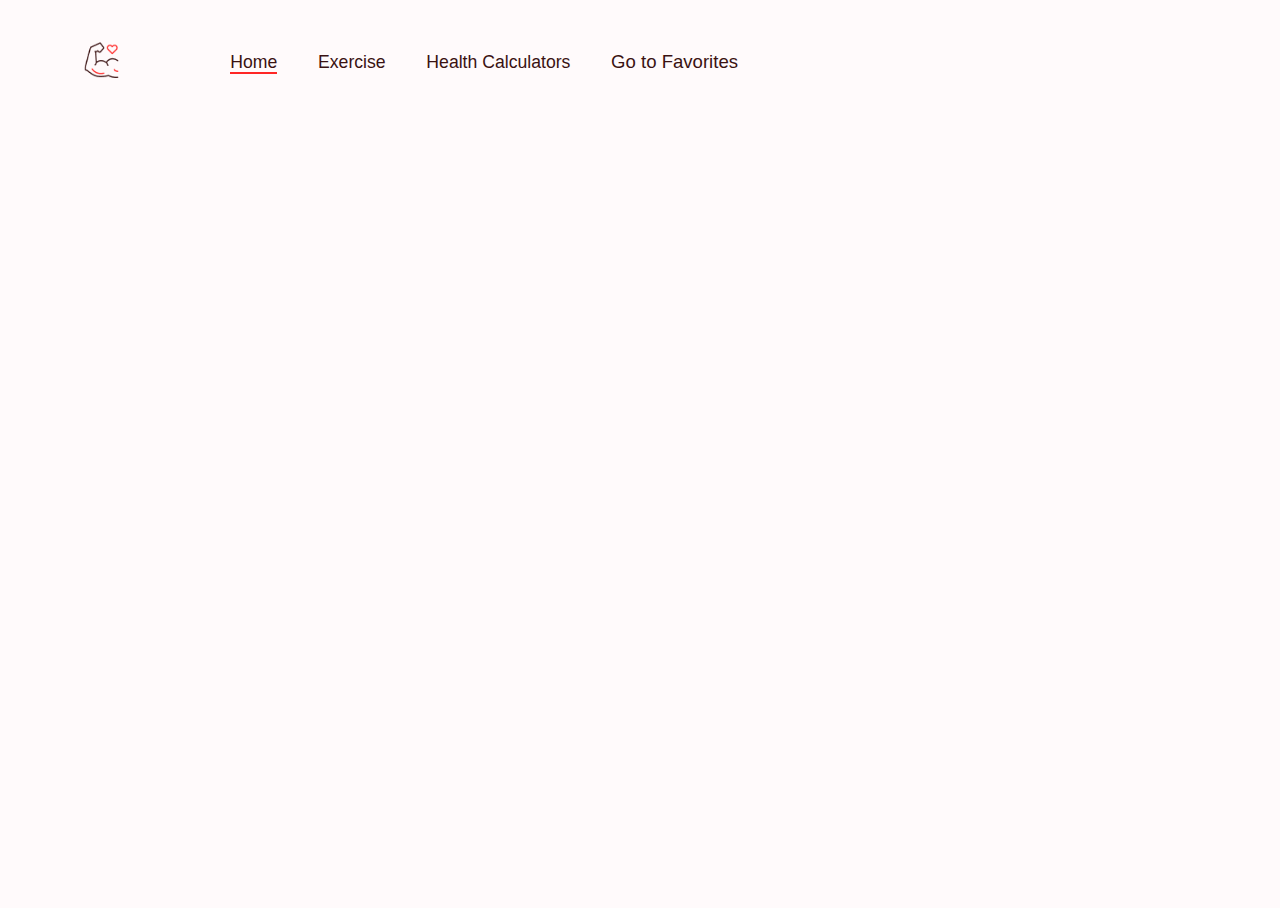
<file: exercise-details.html>
<!DOCTYPE html>
<html lang="en">

<head>
  <meta charset="UTF-8">
  <meta name="viewport" content="width=device-width, initial-scale=1.0">
  <meta name="keywords" content="Exercise GIFs, Workout GIFs, Fitness GIFs, Fitness information, Easy exercises, Health calculators, BMI calculator, Calorie calculator, BMR calculator,  Exercise database, , Weight loss calculator, Fitness community, Personalized workouts, Online fitness resource, Exercise videos, Home workouts, Body Mass Index calculator, Daily calorie calculator, Basal Metabolic Rate calculator,  Fitness for beginners, Fitness routines for all levels, Exercise at home " />
<meta name="description" content="Movement has the resources and tools to help you get the most out
of your workout routine. Search for exercise move GIFs and see
their effects with our helpful calculators. Save and add your
favorites to keep track of your progress. Get personalized tips for
feeling energized and motivated." />
<meta name="robots" content="index" />
  <title>Exercise Details</title>
  <link rel="stylesheet" href="css/style.css">
  <style>
    /* Styles for the hero section */
    @import url('https://fonts.googleapis.com/css2?family=Pacifico&display=swap');
    @import url('https://fonts.googleapis.com/css2?family=Abril+Fatface&display=swap');
    @import url('https://fonts.googleapis.com/css2?family=Great+Vibes&display=swap');
    @import url('https://fonts.googleapis.com/css2?family=Cardo&display=swap');
    @import url('https://fonts.googleapis.com/css2?family=Architects+Daughter&display=swap');
    @import url('https://fonts.googleapis.com/css2?family=Kumbh+Sans&display=swap');
    @import url('https://fonts.googleapis.com/css2?family=Kumbh+Sans:wght@800&display=swap');
    @import url('https://fonts.googleapis.com/css2?family=Nunito+Sans&display=swap');


    .hero-container {
      display: flex;
      height: 85vh;
      justify-content: space-between;
      /* align-items: center; */
      padding: 62px;
      /* background-color: #f2f2f2; */
      padding-top: 15px;
    }

    .exercise-gif {
      /* max-width: 60%; */
    }

    .exercise-gif img {
      display: flex;
      width: 40vw;
      height: 35vw;
    }

    .exercise-Info {
      width: 47%;
    }

    .exercise-Info h2 {
      font-size: 52px;
      margin-bottom: 20px;
      font-family: 'Kumbh Sans', sans-serif;
    }

    .exercise-Info p {
      /* font-size: 18px; */
      margin-bottom: 10px;
    }

    .exercise-description {
      margin: 0px;
      font-family: 'Nunito Sans', sans-serif;
      font-weight: 400;
      font-size: 36px;
      line-height: 1.5;
      letter-spacing: 0.00938em;
      color: rgb(79, 76, 76);
    }

    .exercise-Info ul {
      list-style: none;
      padding: 0;
      display: inline;
    }

    .exercise-Info li {
      display: flex;
      align-items: center;
      margin-bottom: 10px;
      font-family: 'Nunito Sans', sans-serif;
    }

    .exercise-Info li .info-logo {
      width: 80px;
      height: 80px;
      margin-right: 10px;
      border-radius: 50%;
      object-fit: cover;
      cursor: pointer;
      margin-bottom: 10px;
      padding: 13px 14px;
      background-color: rgb(255, 242, 219);
    }

    .exercise-Info li .info-logo:hover {
      background: rgba(25, 118, 210, 0.04);
    }
  </style>
</head>

<body>
  <div class="navbar">
    <ul>
      <li><img src="./images/logo.png" alt="logo" class="logo"></li>
      <li style="margin-left: -38px;"><a href="home.html" class="home">Home</a></li>
      <li><a href="#search-section" class="home" id="ex" onclick="scroll()">Exercise</a></li>
      <li><a href="calculators.html" class="home" id="ex">Health Calculators</a></li>
      <a href="favorites.html" class="home" id="ex">Go to Favorites</a>
    </ul>
  </div>


  <div id="exercise-container" class="hero-container">
    <!-- The selected exercise will be displayed here -->
  </div>

  

  <script src="js/script.js"></script>
  <script src="js/script-details.js"></script>
</body>

</html>
</file>
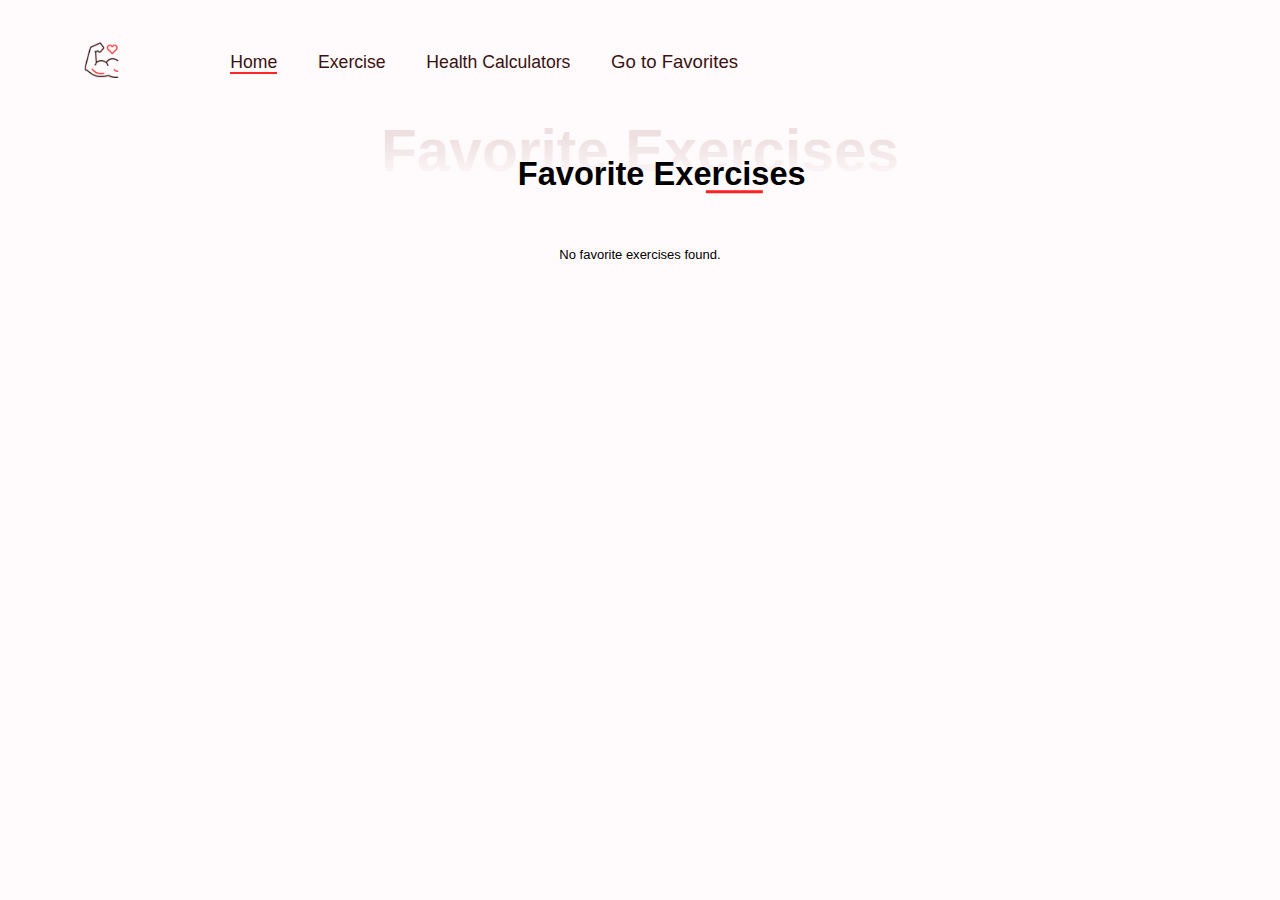
<file: favorites.html>
<!-- favorites.html -->

<!DOCTYPE html>
<html lang="en">

<head>
  <meta charset="UTF-8">
  <meta name="viewport" content="width=device-width, initial-scale=1.0">
  <meta name="keywords" content="Exercise GIFs, Workout GIFs, Fitness GIFs, Fitness information, Easy exercises, Health calculators, BMI calculator, Calorie calculator, BMR calculator,  Exercise database, , Weight loss calculator, Fitness community, Personalized workouts, Online fitness resource, Exercise videos, Home workouts, Body Mass Index calculator, Daily calorie calculator, Basal Metabolic Rate calculator,  Fitness for beginners, Fitness routines for all levels, Exercise at home " />
<meta name="description" content="Movement has the resources and tools to help you get the most out
of your workout routine. Search for exercise move GIFs and see
their effects with our helpful calculators. Save and add your
favorites to keep track of your progress. Get personalized tips for
feeling energized and motivated." />
<meta name="robots" content="index" />
  <title>Favorite Exercises</title>
  <style>
    h1 {
      text-align: center;
    }

    .fsect2{

      font-size: 2.5rem;
      font-weight: 700;

      transform: translate(168px, -66px);
    }

    .fsect2:before {
      content: '';
      position: absolute;
      width: 70px;
      height: 4px;
      right: 52.8%;
      bottom: 0;
      background: rgb(255, 32, 32);
    }

    #favorites-container{
      display: flex;
  flex-wrap: wrap;
  justify-content: center;
  margin-bottom: 20px;
    }
    .exercise-card:hover {
  transform: translateY(-5px);
}
    .exercise-card img {
  width: 100%;
  height: auto;
  object-fit: cover;
  border-radius: 5px;
  margin: 17px;
  box-shadow: 0px 5px 10px 0px rgb(237 225 225 / 50%);
}

/* styles.css */

.remove-button {
  background-color: red;
  color: white;
  border: none;
  padding: 5px 10px;
  cursor: pointer;
}

.remove-button:hover {
  background-color: darkred;
}

/* Add additional styling as needed */


  </style>
  <link rel="stylesheet" href="css/style.css">

</head>

<body>
  <div class="navbar">
    <ul>
      <li><img src="./images/logo.png" alt="logo" class="logo"></li>
      <li style="margin-left: -38px;"><a href="home.html" class="home">Home</a></li>
      <li><a href="#search-section" class="home" id="ex">Exercise</a></li>
      <li><a href="calculators.html" class="home" id="ex">Health Calculators</a></li>
      <a href="favorites.html" class="home" id="ex">Go to Favorites</a>
    </ul>
  </div>
  <div class="container">

    <h1 class="sect1" id="ex-h1">Favorite Exercises</h1>
    <h2 class="fsect2">Favorite Exercises</h2>
  </div>

  <div id="favorites-container"></div>
  

  <script src="js/favorites.js"></script>
  <!-- <script src="script.js"></script> -->
</body>

</html>
</file>
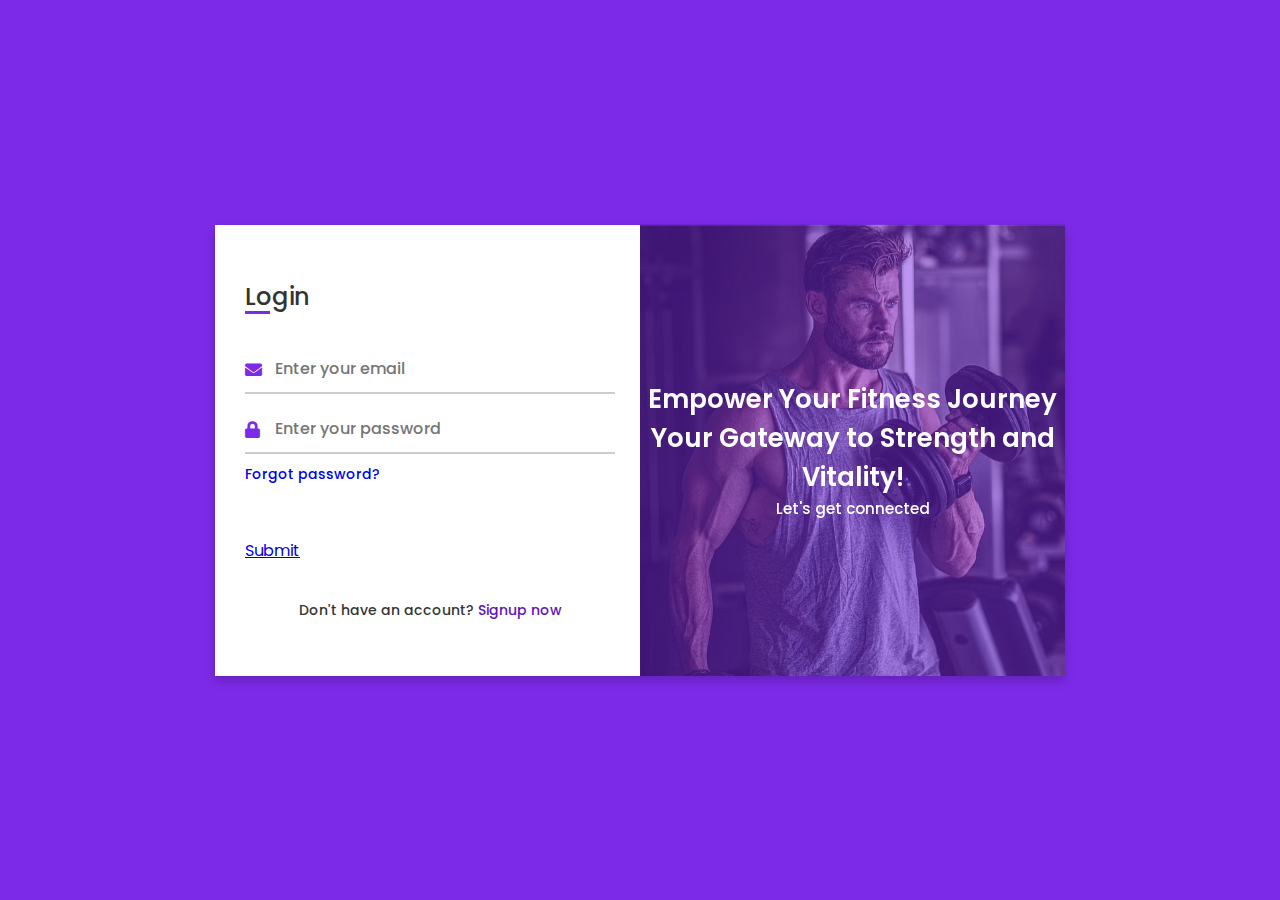
<file: login.html>
<!DOCTYPE html>
<html lang="en">
<head>
  <meta charset="UTF-8">
  <title>Login and Registration</title>
  <link rel="stylesheet" href="style.css">
  <!-- Fontawesome CDN Link -->
  <link rel="stylesheet" href="https://cdnjs.cloudflare.com/ajax/libs/font-awesome/5.15.3/css/all.min.css">
  <meta name="viewport" content="width=device-width, initial-scale=1.0">
</head>
<body>
<div class="container">
  <input type="checkbox" id="flip">
  <div class="cover">
    <div class="front">
      <img src="images/frontImg.jpg" alt="">
      <div class="text">
        <span class="text-1"> Empower Your Fitness Journey<br>Your Gateway to Strength and Vitality! </span>
        <span class="text-2">Let's get connected</span>
      </div>
    </div>
    <div class="back">
      <!--<img class="backImg" src="images/backImg.jpg" alt="">-->
      <div class="text">
        <span class="text-1">Complete miles of journey <br> with one step</span>
        <span class="text-2">Let's get started</span>
      </div>
    </div>
  </div>
  <div class="forms">
    <div class="form-content">
      <div class="login-form">
        <div class="title">Login</div>
        <div class="input-boxes">
          <div class="input-box">
            <i class="fas fa-envelope"></i>
            <input type="text" placeholder="Enter your email" required>
          </div>
          <div class="input-box">
            <i class="fas fa-lock"></i>
            <input type="password" placeholder="Enter your password" required>
          </div>
          <div class="text"><a href="#">Forgot password?</a></div>
          <!-- Anchor tag for redirection -->
          <div class="button input-box">
            <a href="home.html">Submit</a>
          </div>
          <div class="text sign-up-text">Don't have an account? <label for="flip">Signup now</label></div>
        </div>
      </div>
      <div class="signup-form">
        <div class="title">Signup</div>
        <div class="input-boxes">
          <div class="input-box">
            <i class="fas fa-user"></i>
            <input type="text" placeholder="Enter your name" required>
          </div>
          <div class="input-box">
            <i class="fas fa-envelope"></i>
            <input type="text" placeholder="Enter your email" required>
          </div>
          <div class="input-box">
            <i class="fas fa-lock"></i>
            <input type="password" placeholder="Enter your password" required>
          </div>
          <!-- Anchor tag for redirection -->
          <div class="button input-box">
            <a href="home.html">Submit</a>
          </div>
          <div class="text sign-up-text">Already have an account? <label for="flip">Login now</label></div>
        </div>
      </div>
    </div>
  </div>
</div>
</body>
</html>
</file>
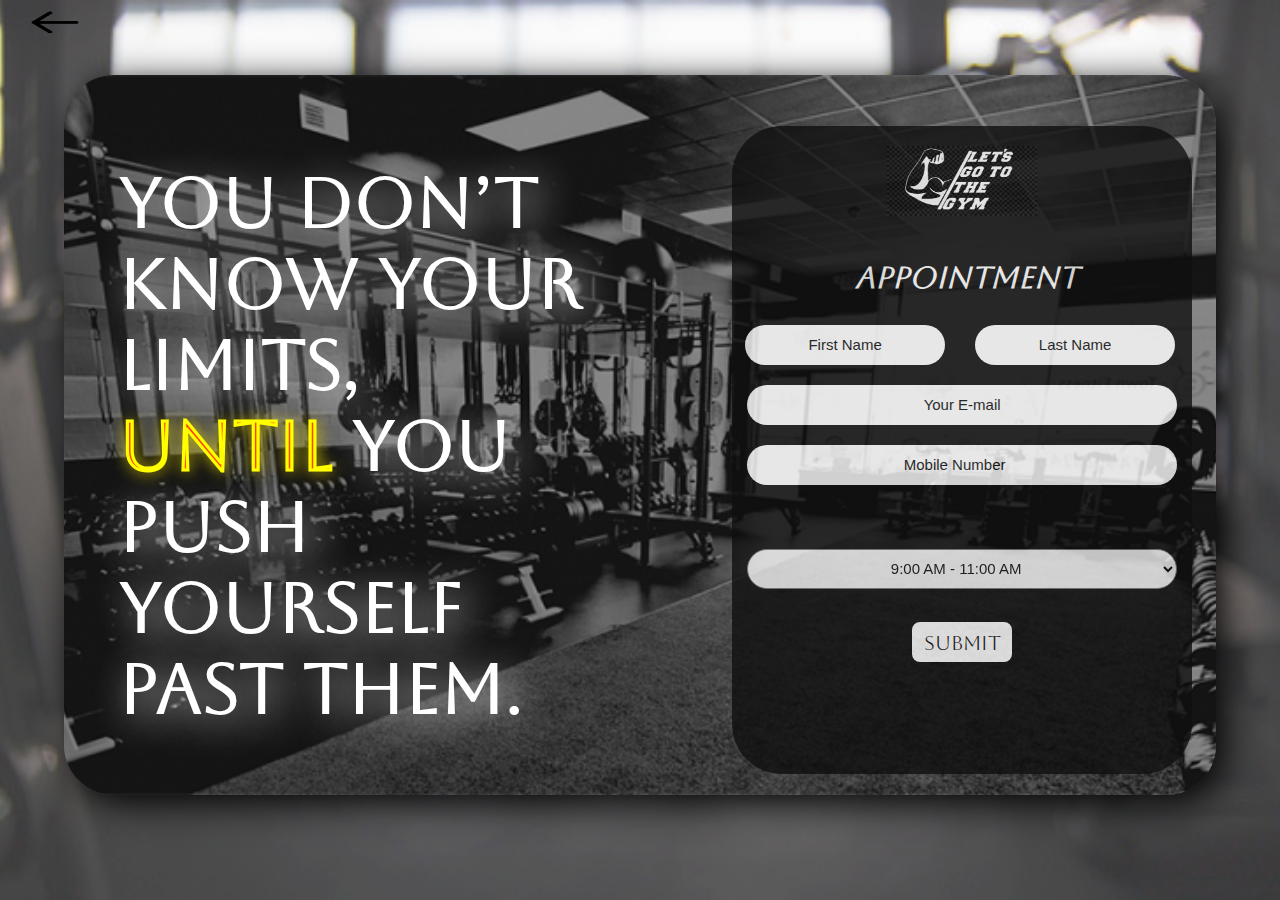
<file: My-Gym-Web-master/public/appointment.html>
<!DOCTYPE html>
<html lang="en">
<head>
    <meta charset="UTF-8">
    <meta http-equiv="X-UA-Compatible" content="IE=edge">
    <meta name="viewport" content="width=device-width, initial-scale=1.0">
    <title>Gym Website</title>
    <link rel="stylesheet" href="./css/style.css">
    <link rel="stylesheet" href="https://fonts.googleapis.com/css?family=aboreto">


    <style>

        .max-width{
            height: 80vh;
        }
        body{
            font-family: "aboreto", sans-serif;
        }

        
        section::before{
            background: url('appoint2.jpg') no-repeat center center/cover;
            opacity: 0.8;
            background-color: #111;

        }

        .navbar{
            background-color: transparent;
        }

        .navbar .logo{
            position: relative;
            left: 20px;
        }
        .navbar .logo img{
            height: 25px;
            width: 50px;
            
        }

        /* .navbar .logo .invert_color{
            filter: invert(100%);
        } */

        form .logo{
            display: flex;
            justify-content: center;
            margin: 20px;
            position: relative;
            opacity: 1;
            /* left: 20px; */
        }
        form .logo img{
            height: 70px;
            width: 150px;
            
        }

        form .logo .invert_color{
            filter: invert(100%);
        }


        .heading1{
            text-align: center;
            font-size: 30px;
            font-weight: 600;
            margin-left: 2%;
            margin-top: 1vh;
            color: #fff;
            padding: 20px 30px;
        }

        .max-width{
            display: flex;
            flex-direction: row;
            background: url('appoint1.jpg') no-repeat center center/cover;
            margin-left: 5%;
            margin-top: 2%;
            width: 90%;
            /* border: 3px solid #111; */
            border-radius: 50px;
            box-shadow: 8px 8px 37px rgb(0, 0, 0);

        }

        .text10{
            width: 45%;
            margin-left: 3%;
            margin-top: 5%;
            color: #fff;
            font-size: 70px;
            font-weight: 600;
            padding: 30px 20px;
            text-shadow: 8px 8px 37px rgb(228, 225, 225);

        }

        .text10 span{
            color: orangered;
            -webkit-text-stroke: 1px yellow;
            text-shadow: 1px 1px 15px rgb(241, 221, 2);

        }

        .appoint-content{
            
            display: flex;
            justify-content: center;
            align-items: center;
            padding-left: 10%;
        }

        .box{
            /* position: relative; */
            align-items: center;
            margin-top: 30px;
            background-color: rgb(16, 16, 16);
            height: 72vh;
            width: 100%;
            /* margin-left: 130px; */
            /* background-color: rgb(139, 136, 136); */
            border-radius: 50px;
            /* box-shadow: 2px 2px 47px rgb(254, 252, 252); */
            opacity: 0.8;


        }

        form{
            color: #fff;
        }

        form .fname,.lname{
            /* background-color: #111; */
            color: #111;
            margin: 10px 13px;
            height: 40px;
            width: 200px;
            text-align: center;
            font-size: 15px;
            border-radius: 100px;
            border: none;
            outline: none;
            opacity: 1;
            /* box-shadow: 2px 2px 1px rgb(191, 188, 188); */
        }

        form .mail,.mobno{
            /* background-color: #111; */
            color: #111;
            margin: 10px 15px;
            height: 40px;
            width: 430px;
            text-align: center;
            font-size: 15px;
            border-radius: 100px;
            border: none;
            outline: none;
            opacity: 1;
            /* box-shadow: 2px 2px 17px rgb(191, 188, 188); */
        }

        form p{
            font-size: 25px;
            font-weight: 500;
            color: #111;
            text-align: center;
            opacity: 1;
        }

        form .time{
            /* background-color: #111; */
            color: #111;
            margin: 25px 15px;
            height: 40px;
            width: 430px;
            text-align: center;
            font-size: 15px;
            border-radius: 100px;
            outline: none;
            opacity: 1;
            /* box-shadow: 2px 2px 17px rgb(191, 188, 188); */
        }

        ::placeholder{
            color: #111;
        }

        .submit{
            padding-top: 7px;
            margin: 8px auto;
            height: 40px;
            width: 100px;
            text-align: center;
            align-items: center;
            font-size: 20px;
            font-weight: 500;
            color: #111;
            background-color: #fff;
            border: 2px solid #fff;
            border-radius: 8px;
            cursor: pointer;
            transition: all 0.3s ease-in-out;
        }

        .submit a{
            color: #111;
            transition: all 0.3s ease-in-out;
        }

        .submit:hover{
            background-color: transparent;
            color: #fff;
        }
        .submit:hover a{
            color: #fff;
        }
    </style>
</head>
<body>

    
    <nav class="navbar">
        <div class="logo">
            <a href="../index.html"><img class="invert_color1" src="arrow.png"></a>
        </div>

        <ul class="list">
            <!-- <li class="menu-btn"><a href="index.html">HOME</a></li> -->
            <!-- <li class="menu-btn"><a href="#about">ABOUT</a></li>
            <li class="menu-btn"><a href="#events">EVENTS</a></li>
            <li class="menu-btn"><a href="#gallery">GALLERY</a></li>
            <li class="menu-btn"><a href="#contact">CONTACT US</a></li> -->
        </ul>

        <!-- <div class="appoint">BMI CALCULATOR</div> -->
    </nav>

    <section class="appoint">
        <div class="max-width">
            <div class="text10">You don’t <br>know your limits,<br> <span>until</span> you push yourself<br> past them.</div>
            <div class="appoint-content">
                <div class="box">
                    <form action="#" class="appoint-data" id="form">
                        <div class="logo">
                            <a href="index.html"><img class="invert_color" src="logo.png"></a>
                        </div>
                        <div class="heading1"><i>APPOINTMENT</i></div>
                        <input class = "fname" type="text" id="fname" placeholder="First Name" required>
                        <input class = "lname" type="text" id="lname" placeholder="Last Name" required><br>
                        <input type="email" class="mail" id="text" placeholder="Your E-mail" required><br>
                        <input type="number" class="mobno" id="mobno" placeholder="Mobile Number" required><br>
                        <p>Timing:</p>
                        <select name="time" id="timing" class="time" required>
                            <option value="9:00 AM - 11:00 AM">9:00 AM - 11:00 AM</option>
                            <option value="11:00 AM - 1:00 PM">11:00 AM - 1:00 PM</option>
                            <option value="1:00 PM - 3:00 PM">1:00 PM - 3:00 PM</option>
                            <option value="3:00 PM - 5:00 PM">3:00 PM - 5:00 PM</option>
                            <option value="5:00 PM - 7:00 PM">5:00 PM - 7:00 PM</option>
                        </select>

                        <div class="submit" onclick=store()><a href="#">Submit</a></div>
                    </form>
                </div>
            </div>
        </div>
    </section>



    <script>

        function store(){

            const form = document.getElementById('form');
            

            let fname = document.getElementById('fname').value;
            let lname = document.getElementById('lname').value;
            let mail = document.getElementById('text').value;
            let mobno = document.getElementById('mobno').value;
            let time = document.getElementById('timing').value;
            

                console.log(fname);
                console.log(lname);
                console.log(mail);
                console.log(mobno);
                console.log(time);


                fetch('https://jsonplaceholder.typicode.com/posts', {
                method: 'POST',
                body: JSON.stringify({
                    fname: fname,
                    lname: lname,
                    email: mail,
                    mobno: mobno,
                    time: time
                }),
                headers: {
                    'Content-type': 'application/json; charset=UTF-8',
                },
                })
                .then(function(response){
                    return response.json()
                })
                .then(function(data){
                    console.log(data)
                })

                const confrm = confirm(`Are you sure your data is correct:
                Name: ${fname} ${lname}
                E-mail: ${mail}
                Mobile No.: ${mobno}
                Time Slot: ${time}`)

                console.log(confrm);
                if(confrm){
                    alert("Your appintment has been booked successfully!!!");
                    document.getElementById('form').reset();
                }




        }


                
            



    </script>

</body>
</html>
</file>
<file: My-Gym-Web-master/public/css/style.css>
*{
    margin: 0;
    padding: 0;
    box-sizing: border-box;
    text-decoration: none;
}

html{
    scroll-behavior: smooth;
}

.max-width{
    max-width: 1400px;
    /* display: flex; */
    height: 90vh;
}


/* background adding starts */

section::before{
    content: '';
    background: url('home4.jpg') no-repeat center center/cover;
    position: absolute;
    top: 0%;
    left: 0%;
    width: 100%;
    height: 100%;
    z-index: -1;
}

/* background adding ends */



/* navbar styling starts*/

.navbar{
    position: sticky;
    display: flex;
    width: 100%;
    top: 0;
    left: 0;
    padding: 10px 10px;
    background-color: #111;
    z-index: 1000;
    transition: 0.5s;
}


.navbar .logo{
    position: relative;
    left: 20px;
}
.navbar .logo img{
    height: 40px;
    width: 100px;
    
}

.navbar .logo .invert_color{
    filter: invert(100%);
}

.navbar .list{
    position: relative;
    display: flex;
    margin: auto;
}


.navbar .list li{
    
    list-style: none;
    padding: 10px 20px;
    
    
    
}

.navbar .list li a{
    position: relative;
    color: #aaa;
    transition: all 0.2s ease-in-out;
}

.navbar .list li a:hover{
    color: #fff;
}

.navbar .appoint{
    color: #aaa;
    padding: 15px 20px;
    cursor: pointer;
    border: 1px solid #aaa;
    border-radius: 8px;
    transition: all 0.2s ease-in-out;
}

.navbar .appoint:hover{
    color: #fff;
    border-color: #fff;
}

/* navbar styyling ends */

/* homepage styling starts */

.home-content .content{
    position: relative;
    width: 55%;
    left: 8%;
}

.home-content .motive{
    font-size: 100px;
    font-weight: 500;
    color: #fff;
    margin-top: 3%;
    margin-left: 8%;
    padding: 20px 30px;
}

.home-content .motive span{
    color: orangered;
}

.home-content p{
    color: #fff;
    font-size: 15px;
    font-weight: 400;
    margin-left: 12%;
    margin-right: 20%;
    padding: 4px 8px;

}

.home-content .button{
    display: flex;
    justify-content: center;
    align-items: center;
    width: 160px;
    height: 60px;
    color: rgb(253, 252, 252);
    background-color: orangered;
    font-size: 20px;
    font-weight: 500;
    border: 2px solid orangered;
    border-radius: 8px;
    margin: 30px 40px;
    margin-left: 12%;
    transition: all 0.3s ease-in-out;
}
.home-content .button a{
    color: #fff;
    transition: all 0.3s ease-in-out;
}

.home-content .button:hover{
    color: orangered;
    border-color: orangered;
    background-color: transparent;
    cursor: pointer;
}
.home-content .button:hover a{
    color: orangered;
}


.home-content .navbar1{
    position: fixed;
    display: flex;
    z-index: 1000;
    width: 10%;
    margin-left: 75%;
}


.home-content .navbar1 .login{
    display: flex;
    align-items: center;
    justify-content: center;
    color: #aaa;
    margin-left: 88%;
    font-size: 25px;
    font-weight: 500;
    padding: 15px 20px;
    width: 200px;
    height: 50px;
    border: 2px solid #aaa;
    border-radius: 8px;
    box-shadow: 3px 3px 18px #fff;
    z-index: 1000;
    transition: all 0.2s ease-in-out;
}
.home-content .navbar1 .login a{
    color: #aaa;
}

.home-content .navbar1 .login:hover{
    color: #fff;
    border-color: #fff;
    cursor: pointer;
}
.home-content .navbar1 .login:hover a{
    color: #fff;
}



/* homepage styling ends */


/* about page styling starts */


.about{
    background-color: rgb(56, 53, 53);
}

.about .about-content{
    display: flex;
    /* position: relative; */

}

.about .about-content .left{
    width: 45%;
    margin-top: 6%;
    margin-left: 10%;
}

.about .about-content .left .heading{
    color: orangered;
    font-size: 18px;
    font-weight: 500;
    padding: 20px 30px;
}

.about .about-content .left .mtext{
    color: #fff;
    font-size: 25px;
    font-weight: 600;
    padding: 20px 30px;
}

.about .about-content .left .mtext span{
    color: orangered;
}

.about .about-content .left .small{
    font-size: 15px;
    font-weight: 500;
    color: orangered;
    padding: 20px 30px;
}

.about .about-content .left .medium{
    font-size: 25px;
    font-weight: 500;
    color: #fff;
    padding: 40px 30px;
}

.about .about-content .left .button{
    display: flex;
    align-items: center;
    width: 200px;
    height: 60px;
    justify-content: center;
    font-size: 20px;
    font-weight: 500;
    color: #fff;
    background-color: orangered;
    border: 2px solid orangered;
    margin-top: 20px;
    margin-left: 5%;
    border-radius: 8px;
    transition: all 0.3s ease-in-out;
}

.about .about-content .left .button:hover{
    color: orangered;
    background-color: transparent;
    cursor: pointer;
}

.about .about-content .right{
    width: 45%;
    margin-top: 7%;
    /* margin-right: 4%; */
}

.about .about-content .right img{
    position: relative;
    margin-left: 30%;
    height: 500px;
    width: 400px;
    /* border: 1px solid orangered; */
    border-radius: 8px;
    box-shadow: 7px 7px 16px orangered;
    
    object-fit: cover;
}

/* about page styling ends */

/* events page styling starts */

.events{
    background-color: rgb(28, 26, 26);
}

.events .max-width{
    display: flex;
    flex-direction: column;
    height: 105vh;
}

.heading1{
    font-size: 30px;
    font-weight: 600;
    margin-left: 10%;
    margin-top: 9vh;
    color: #fff;
    padding: 20px 30px;

}

.serv-content{
    display: grid;
    grid-template-columns: 1fr 1fr 1fr;
    margin-left: 5%;
   
}

.serv-content .card{
    height: 450px;
    width: 300px;
    margin-top: 9vh;
    margin-left: 10vh;
    align-items: center;
    box-shadow: 2px 2px 17px rgb(191, 188, 188);
    transition: all 0.3s ease-in-out;


}



.serv-content .card .box img{
    height: 200px;
    width: 100%;
    object-fit: cover;

}

.serv-content .card .box .heading2{
    padding: 20px 10px;
    font-size: 20px;
    font-weight: 600;
    color: #fff;
}

.serv-content .card .box p{
    padding: 10px 10px;
    font-size: 15px;
    font-weight: 300;
    color: #fff;
}

.serv-content .card .box .button1{
    font-size: 15px;
    height: 6vh;
    width: 18vh;
    font-weight: 500;
    padding: 30px 10px;
    color: orange;
    cursor: pointer;
}

.serv-content .card .box .button1:hover{
    color: rgb(244, 199, 114);
}



.serv-content .card:hover{
    transform: scale(1.06);
    box-shadow: 2px 2px 24px rgb(78, 77, 77);
}

.button3{
    margin-top: 60px;
    margin-left: 12%;
    color: #aaa;
    padding: 30px 10px;
    border: 2px solid #aaa;
    height: 30px;
    width: 160px;
    display: flex;
    align-items: center;
    justify-content: center;
    border-radius: 8px;
    cursor: pointer;
    transition: all 0.2s ease-in-out;
}

.button3:hover{
    color: #fff;
    border-color: #fff;
    
}

/* events page ends */

/* gallery page starts */

.gallery{
    display: flex;
    background-color: rgb(52, 46, 46);
}

.gallery .max-width{
    width: 100%;
    height: 220vh;
}

.heading3{
    position: relative;
    font-size: 30px;
    font-weight: 600;
    margin-left: 20vh;
    margin-top: 6vh;
    color: #fff;
    padding: 20px 30px;

}

.gallery-content{
    display: flex;
    flex-wrap: wrap;
    justify-content: center;
   

}

.gallery-content .card{
    /* height: 500px; */
    max-width: 400px;
 
    
    width: 100%;
    object-fit: cover;
    margin: 10px 20px;
    border-radius: 8px;
}

.gallery-content .card img{
    object-fit: cover;
    width: 100%;
    height: 600px;
    border-radius: 8px;
}

.gallery-content #card1,#card5,#card7,#card9{
    height: 600px;

}


.gallery-content #card2,#card4,#card6,#card8{
    height: 250px;
    
}


.gallery-content #card3{
    height: 550px;
    
}

.gallery-content .card #img1,#img5,#img7,#img9{
    height: 600px;
}

.gallery-content .card #img2,#img4,#img6,#img8{
    height: 250px;
}

.gallery-content .card #img3{
    height: 550px;
}

.gallery-content #card5{
    margin-top: -300px;
}

/* gallery page ends */

/* contact page starts */

.contact .max-width{
    /* display: flex; */
    justify-content: center;
    align-items: center;
    width: 100%;
}

.contact{
    display: flex;
    background-color: rgb(28, 26, 26);
}

.heading4{
    text-align: center;
    font-size: 30px;
    font-weight: 500;
    color: #fff;
    margin-left: 20vh;
    margin-top: 10vh;
    padding: 20px 30px;
}

.contact .contact-content{
    display: flex;
    justify-content: center;
    text-align: center;
    width: 100%;
}

.contact .contact-content .left{
    width: 50%;
    margin: auto;
    color: #fff;
}

.contact .contact-content .right{
    width: 45%;
    margin: auto;
    /* margin-right: 10px; */
}


.contact .contact-content .text{
    font-size: 20px;
    font-weight: 600;
    margin-bottom: 10px;
    color: #fff;
}
.contact .contact-content .left p{
    font-size: 20px;
    text-align: justify;
    padding-left: 50px;
    padding-right: 50px;
    padding-bottom: 30px;
}

.contact .contact-content .row{
    display: flex;
    height: 65px;
    align-items: center;
}
.contact .contact-content .row .info{
    margin-left: 30px;

}
/* .contact .contact-content .row i{
    font-size: 25px;
    color: crimson;

} */
.contact .contact-content .info .head{
    font-size: 20px;
    font-weight: 500;
    text-align: justify;
    margin-left: 50px;
    padding: 10px 0px;

}
.contact .contact-content .info .sub-title{
    font-size: 15px;
    color: yellow;
    margin-left: 50px;
    padding-bottom: 10px;
}

.contact .right form .field{
    display: flex;

}
.contact .right form .field, .contact .right form .fields .field{
    height: 45px;
    width: 100%;
    margin-bottom: 15px;

}
.contact .right form .textarea{
    height: 80px;
    width: 100%;

}
.contact .right form .name{
    margin-right: 10px;
}

.contact .right form .email{
    margin-right: 10px;
}
.contact .right form .field input, .contact .right form .textarea textarea{
    height: 100%;
    width: 100%;
    border: 1px solid lightgrey;
    border-radius: 6px;
    outline: none;
    padding: 0 15px;
    font-size: 17px;
    font-family: 'Poppins', sans-serif;
}
.contact .right form .textarea textarea{
    padding-top: 10px;
    resize: none;
}
.contact .right form .button{
    height: 47px;
    width: 170px;

}
.contact .right form .button button{
    width: 100%;
    height: 100%;
    border: 2px solid orangered;
    background: orangered;
    color: #fff;
    font-size: 20px;
    font-weight: 500;
    border-radius: 6px;
    cursor: pointer;
    transition: all 0.3s ease;
}
.contact .right form .button button:hover{
    color: orangered;
    background: none;
}


/* contact section ends */

/*footer section styling*/

footer{
    background: #111;
    padding: 20px 23px;
    color: #fff;
    text-align: center;
    margin-top: 2px;

}
footer span a{
    color: orangered;
    text-decoration: none;
}
footer span a:hover{
    text-decoration: underline;
}

/* footer section ends */
</file>
<file: css/bmi.css>
/* Import Google Font - Poppins */
@import url('https://fonts.googleapis.com/css2?family=Poppins:wght@400;500;600;700&display=swap');

* {
  margin: 0;
  padding: 0;
  box-sizing: border-box;
  font-family: 'Poppins', sans-serif;
}

body {
  background-color: #FFFAFB;
  font-family: "Geomanist", sans-serif;
  font-size: var(--body-font-size);
  line-height: var(--line-height);
  padding: 0.5em 0.5em 2em 0.5em;
  margin: 0;
  display: block;
}


  .container1{
    display: grid;
    justify-content: center;
    position: absolute;
    top: 36%;
    left: 36%;  }

.box {
  width: 500px;
  /* background: #fafafa; */
  border-radius: 12px;
  text-align: center;

}


.bmi-h1 {
  color: rgb(0, 0, 0, 0.7);
  font-weight: bold;
  font-size: 36px;
  padding: 30px 0;

}

.sect2bmi{
  font-size: 2.5rem;
  font-weight: 700;

  transform: translate(139px, -78px);
}


.sect2bmi:before{
  content: '';
  position: absolute;
  width: 70px;
  height: 4px;
  right: 45.8%;
  top: 83%;
  background: rgb(255, 32, 32);
}


.content {
  padding: 0 30px;

}

.input {
  background: #fff;
  box-shadow: 0px 0px 95px -30px rgba(0, 0, 0, 0.15);
  border-radius: 12px;
  padding: 20px 0;
  margin-bottom: 20px;
}


.input label {
  display: block;
  font-size: 18px;
  font-weight: 600;
  color: #000;
  margin-bottom: 20px;
}

.input input {
  outline: none;
  border: none;
  border-bottom: 1px solid #4f7df9;
  width: 50%;
  text-align: center;
  font-size: 28px;
  font-family: "Nunito", sans-serif;
}



.inputW {
  background: #fff;
  box-shadow: 0px 0px 95px -30px rgba(0, 0, 0, 0.15);
  border-radius: 12px;
  padding: 10px 0;
  margin-bottom: 20px;
}


.inputW label {
  display: block;
  font-size: 18px;
  font-weight: 600;
  color: #000;
  margin-bottom: 20px;
}

.inputW input {
  outline: none;
  border: none;
  border-bottom: 1px solid #4f7df9;
  width: 50%;
  text-align: center;
  font-size: 28px;
  font-family: "Nunito", sans-serif;
}

.inputH {
  background: #fff;
  box-shadow: 0px 0px 95px -30px rgba(0, 0, 0, 0.15);
  border-radius: 12px;
  padding: 10px 0;
  margin-bottom: 20px;
  margin-right: 20px;
}


.inputH label {
  display: block;
  font-size: 18px;
  font-weight: 600;
  color: #000;
  margin-bottom: 20px;
}

.inputH input {
  outline: none;
  border: none;
  border-bottom: 1px solid #4f7df9;
  width: 50%;
  text-align: center;
  font-size: 28px;
  font-family: "Nunito", sans-serif;
}


button.calculate {
  cursor: pointer;
  font-family: "Nunito", sans-serif;
  color: #fff;
  background: rgb(97, 138, 254, 1);
  font-size: 16px;
  border-radius: 7px;
  padding: 12px 0;
  width: 100%;
  outline: none;
  border: none;
  transition: all 0.5s;
}

button.calculate:hover {
  background: #0044ff;
}



.result {
  padding: 10px 20px;
}

.result p {
  font-weight: 600;
  font-size: 22px;
  color: #000;
  margin-bottom: 15px;
}

.result #result {
  font-size: 36px;
  font-weight: 900;
  color: #4f7df9;
  background-color: #eaeaea;
  display: inline-block;
  padding: 7px 20px;
  border-radius: 55px;
  margin-bottom: 25px;
}

#comment {
  color: #4f7df9;
  font-weight: 800;
}

.comment {
  display: none;
  border: dashed 1px;
  border-radius: 7px;
  padding: 5px;
}

.footer {
  display: flex;
  justify-content: start;
  align-items: center;
  padding: 10px 15px
}

.footer-text {
  text-decoration: none;
  color: rgba(40, 40, 40, 0.8);
  font-family: 'Poppins', sans-serif;
  font-weight: 200;
  font-size: 14px;
  transition: all 0.5;
}

.footer-text:hover {
  color: rgba(40, 40, 40, 1);
}

.gender {
  display: flex;
  justify-content: space-around;
  align-items: center;
  align-content: center;
  background: #fff;
  box-shadow: 0px 0px 95px -30px rgba(0, 0, 0, 0.15);
  border-radius: 12px;
  padding: 20px 0;
  margin-bottom: 20px;
}

/* Style for Radio */
.gender .container {
  display: block;
  position: relative;
  padding-left: 35px;
  /* margin-bottom: 12px; */
  margin-top: 7px;
  cursor: pointer;
  font-size: 22px;
  -webkit-user-select: none;
  -moz-user-select: none;
  -ms-user-select: none;
  user-select: none;
}

/* Hide the browser's default radio button */
.gender .container input {
  position: absolute;
  opacity: 0;
  cursor: pointer;
}

/* Create a custom radio button */
.checkmark {
  position: absolute;
  top: 0;
  left: 0;
  height: 25px;
  width: 25px;
  background-color: #eee;
  border-radius: 50%;
}

/* On mouse-over, add a grey background color */
.gender .container:hover input~.checkmark {
  background-color: #ccc;
}

/* When the radio button is checked, add a blue background */
.gender .container input:checked~.checkmark {
  background-color: #2196F3;
}

/* Create the indicator (the dot/circle - hidden when not checked) */
.checkmark:after {
  content: "";
  position: absolute;
  display: none;
}

/* Show the indicator (dot/circle) when checked */
.gender .container input:checked~.checkmark:after {
  display: block;
}

/* Style the indicator (dot/circle) */
.gender .container .checkmark:after {
  top: 9px;
  left: 9px;
  width: 8px;
  height: 8px;
  border-radius: 50%;
  background: white;
}

/* END Style for Radio */

.containerHW {
  display: flex;
  justify-content: space-around;
  align-items: center;
}





/* The Modal (background) */
.modal {
  display: none;
  /* Hidden by default */
  position: fixed;
  /* Stay in place */
  z-index: 1;
  /* Sit on top */
  padding-top: 100px;
  /* Location of the box */
  left: 0;
  top: 0;
  width: 100%;
  /* Full width */
  height: 100%;
  /* Full height */
  overflow: auto;
  /* Enable scroll if needed */
  background-color: rgb(0, 0, 0);
  /* Fallback color */
  background-color: rgba(0, 0, 0, 0.4);
  /* Black w/ opacity */
  padding-top: 300px;

}

/* Modal Content */
.modal-content {
  background-color: #fefefe;
  margin: auto;
  padding: 20px;
  border: 1px solid #888;
  width: 600px;
  border-radius: 10px;
  box-shadow: #393c76 -1px 2px 2px 1px;
}

#modalText {
  padding-top: 8px;
  padding-right: 5px;
  font-size: 18px;
  font-family: 'Poppins', sans-serif;
  color: rgb(24, 23, 23);
}

.modal-wrong {
  border: 2px solid red;
}

.modal-correct {
  border: 2px solid green;
}

/* The Close Button */
.close {
  color: #aaaaaa;
  float: right;
  font-size: 28px;
  font-weight: bold;
  cursor: pointer;
  transition: all 0.3s;
}

.close:hover {
  color: #d41111;
}





.linkDownload {
  position: fixed;
  background-color: #d12322;
  margin: 20px;
  padding: 10px 10px;
  left: -0px;
  border-radius: 5px;
  bottom: -0px;
  font-size: 16px;
  font-weight: 400;
  color: #fff;
  text-decoration: none;
  text-transform: capitalize;
  transition: all 0.43s ease-in-out;


}


.linkDownload i {
  padding-left: 7px;
}

.linkDownload:hover {
  text-decoration: none;
  background-color: black;
}


@media (max-width: 700px) {


  .box {
    width: 380px;
  }




  .input label {

    font-size: 18px;
  }

  .inputH label,
  .inputW label {
    font-size: 14px;
  }


  .input input,
  .inputH input,
  .inputW input {
    font-size: 24px;
  }


  .modal-content {

    width: 380px;
  }



}
</file>
<file: css/style.css>
@import url('https://fonts.googleapis.com/css2?family=Pacifico&display=swap');
    @import url('https://fonts.googleapis.com/css2?family=Abril+Fatface&display=swap');
    @import url('https://fonts.googleapis.com/css2?family=Great+Vibes&display=swap');
    @import url('https://fonts.googleapis.com/css2?family=Cardo&display=swap');
    @import url('https://fonts.googleapis.com/css2?family=Architects+Daughter&display=swap');
    @import url('https://fonts.googleapis.com/css2?family=Kumbh+Sans&display=swap');
    @import url('https://fonts.googleapis.com/css2?family=Kumbh+Sans:wght@800&display=swap');
    @import url('https://fonts.googleapis.com/css2?family=Nunito+Sans&display=swap');


* {
  padding: 0px;
  margin: 0px;
  box-sizing: border-box;
  zoom: 95%;
}

:root {
  --first-color: #5e0303;
}

html {
  font-size: 100%;
  background-color: var(--background-color);
  color: var(--text-color);
}

body {
  background-color: #FFFAFB;
  font-family: "Geomanist", sans-serif;
  font-size: var(--body-font-size);
  line-height: var(--line-height);
  padding: 0.5em 0.5em 2em 0.5em;
  margin: 0;
  display: block;
}

.container{
  display: grid;
  justify-content: center;
}
.sect1{
  font-size: 4.5em;
  font-weight: 800;
  margin-bottom: 2rem;
  background: linear-gradient(to top, transparent 0%, var(--first-color) 70%);
  -webkit-background-clip: text;
  -webkit-text-fill-color: transparent;
  opacity: .1;
}

.sect2{

  font-size: 2.5rem;
  font-weight: 700;

  transform: translate(90px, -66px);
}

.sect2:before{
  content: '';
  position: absolute;
  width: 70px;
  height: 4px;
  right: 52.8%;
  bottom: 0;
  background: rgb(255, 32, 32);
}

.logo {
  width: 48px;
  height: 48px;
  margin: -13px 20px;
  margin-left: -184px;
}

ul {
  display: flex;
  list-style: none;
  gap: 50px;
  font-size: 1.5rem;
  margin: 54px 260px;
}

.home {
  text-decoration: none;
  color: rgb(58, 18, 18);
  border-bottom: 3px solid rgb(255, 38, 37);
}

#ex {
  text-decoration: none;
  border-bottom: none;
}

.hero-section {
  display: flex;
}

.hero-img {
  position: absolute;
  right: 40px;
  top: 0px;
  width: 700px;
  height: 900px;
  margin-top: 45px;
}

.left-side h2 {
  margin-top: 180px;
  margin-left: 98px;
  line-height: 1.5;
  letter-spacing: 0.00938em;
  color: #FF2625;
  font-weight: 600;
  font-size: 26px;
  font-family: "Roboto", "Helvetica", "Arial", sans-serif;
}

.left-side h1 {
  font-size: 44px;
  font-family: "Roboto", "Helvetica", "Arial", sans-serif;
  margin-top: 36px;
  margin-left: 98px;
}

.left-side p {
  margin-top: 32px;
  letter-spacing: 0.00938em;
  font-size: 22px;
  font-family: Alegreya;
  line-height: 35px;
  margin-left: 96px;
}

.ex-btn {
  margin-left: 97px;
  width: 201px;
  height: 52px;
  font-size: 20px;
  background: rgb(255, 38, 37);
  color: white;
  border: none;
  border-radius: 5px;
  font-family: math;
  text-align: center;
  margin-top: 50px;
  cursor: pointer;

}

.ex-btn:hover {
  background-color: #b10909;
}






/* Header Styles */
/* #ex-h1 {
  text-align: center;
  font-family: "Roboto", "Helvetica", "Arial", sans-serif;
  font-size: 44px;
} */

/* Exercise Types Styles */
#exercise-types {
  margin-bottom: 20px;
  text-align: center;
}

#exercise-types button {
  font-size: 16px;
  padding: 5px 10px;
  margin: 5px;
  background-color: #f2f2f2;
  border: none;
  border-radius: 4px;
  cursor: pointer;
}

/* Exercise Container Styles */
#exercise-container {
  display: flex;
  flex-wrap: wrap;
  justify-content: center;
  margin-bottom: 20px;
}

.exercise-card {
  width: 300px;
  min-height: 350px;
  background-color: white;
  border-top: 3px solid red;
  border-radius: 5px;
  padding: 25px;
  margin: 23px;
  display: flex;
  flex-direction: column;
  justify-content: space-between;
  align-items: center;
  text-align: center;
  box-shadow: 0 10px 20px rgba(0, 0, 0, 0.1);
  transition: transform 0.3s ease;
  font-family: "Roboto", "Helvetica", "Arial", sans-serif;

}

.exercise-card:hover {
  transform: translateY(-5px);
}

#exercise-container .gif-img {
  width: 100%;
  height: auto;
  object-fit: cover;
  /* border-radius: 5px; */
  margin: 17px;
  box-shadow: 0px 0px 53px 0px rgb(237 225 225 / 50%);
}

.exercise-card .exercise-name {
  font-weight: bold;
  margin-top: 10px;
  white-space: normal;
  font-size: 18px;
  /* Increase the font size for a professional look */
  font-family: "Roboto", "Helvetica", "Arial", sans-serif;
  /* Set the desired font family */
  text-transform: capitalize;
}

.exercise-card .body-part {
  color: #888;
  font-size: 14px;
  /* Adjust the font size as needed */
  font-family: "Roboto", "Helvetica", "Arial", sans-serif;
  text-transform: capitalize;
}

.exercise-card .target {
  color: #888;
  font-style: italic;
  font-size: 14px;
  font-family: "Roboto", "Helvetica", "Arial", sans-serif;
  text-transform: capitalize;
}


.exercise-types-card img {
  width: 53px;
  position: absolute;
  top: 24%;
  left: 42%;
}

.exercise-types-card h3 {
  position: absolute;
  top: 64%;
  font-size: 1.9rem;
}


/* Pagination Styles */
.pagination {
  text-align: center;
  margin-top: 20px;
}

.pagination a {
  display: inline-block;
  padding: 8px 12px;
  margin: 0 4px;
  text-decoration: none;
  color: #fff;
  background-color: #ff2625;
  border: 1px solid #ddd;
  font-family: "Roboto", "Helvetica", "Arial", sans-serif;
  border-radius: 7px;
}


.prev-button,
.next-button {
  padding: 8px 12px;
  margin: 0 4px;
  text-decoration: none;
  color: #333;
  background-color: #f5f5f5;
  border: 1px solid #ddd;
  border-radius: 4px;
  cursor: pointer;
}

.prev-button:hover,
.next-button:hover {
  background-color: #b10909;
}

.page-numbers {
  display: inline-block;
}

.page-numbers span {
  padding: 8px 12px;
  margin: 0 4px;
  color: #333;
  background-color: #f5f5f5;
  border: 1px solid #ddd;
  border-radius: 4px;
}



.search-section h1 {
  margin-top: 25%;
  text-align: center;
  font-size: 44px;
  font-family: "Roboto", "Helvetica", "Arial", sans-serif;
  line-height: 1.5;
  letter-spacing: 0.00938em;
  font-weight: 700px;
  margin-bottom: 49px;
  text-align: center;
}

.input-box {
  font: inherit;
  letter-spacing: inherit;
  color: currentColor;
  padding: 4px 0 5px;
  border: 0;
  box-sizing: content-box;
  background: white;
  height: 1em;
  margin: 0;
  display: block;
  min-width: 0;
  width: 63%;
  animation-duration: 10ms;
  padding: 16.5px 14px;
  font-weight: 700;
  border: 1px solid #c7c2c2;
  border-radius: 4px;
  text-align: start;
  text-transform: capitalize;
  font-size: x-large;
  font-family: math;
}

.input-box::placeholder {
  font-size: initial;
  font-family: "Roboto", "Helvetica", "Arial", sans-serif;
  color: #918e8e;
}

.search-area {
  display: flex;
  align-items: center;
  justify-content: center;
}

.search-btn {
  width: 173px;
  font-size: 20px;
  align-items: center;
  justify-content: center;
  box-sizing: border-box;
  outline: 0;
  border: 0;
  margin: 0;
  cursor: pointer;
  text-decoration: none;
  font-family: "Roboto", "Helvetica", "Arial", sans-serif;
  font-weight: 500;
  line-height: 1.75;
  letter-spacing: 0.02857em;
  min-width: 64px;
  padding: 6px 8px;
  border-radius: 4px;
  background-color: #FF2625;
  color: #fff;
  text-transform: none;
  height: 56px;
}

.search-btn:hover {
  background: white;
  color: red;
  border: 1px solid red;
}



.search-container {
  display: flex;
  align-items: center;
}

.search-container input[type="text"] {
  padding: 8px;
  font-size: 16px;
  border: 1px solid #ccc;
  border-radius: 4px;
}

.search-container button {
  padding: 8px 16px;
  margin-left: 10px;
  font-size: 16px;
  background-color: #4CAF50;
  color: white;
  border: none;
  border-radius: 4px;
  cursor: pointer;
}

.search-container button:hover {
  background-color: #45a049;
}



.arrows {
  display: flex;
  gap: 25px;
  margin-top: 100px;
  /* align-items: flex-end; */
  justify-content: end;
  margin-right: 126px;
  ;
}

.arrow-btn {
  cursor: pointer;
}

.right-arrow,
.left-arrow {
  transform: scale(1, 1);
  transition: 0.3s all ease-in-out;

}

.right-arrow:hover,
.left-arrow:hover {
  transform: scale(1.3, 1.3);
}

::-webkit-scrollbar {
  width: 0px;
}

.exercise-types-container {
  position: relative;
  overflow: hidden;
}

.exercise-types-slider {
  display: flex;
  transition: transform 0.5s ease;
  padding-left: 10px;
  /* Add padding to the left to ensure the first card is fully visible */
  width: 880px;
  /* Adjust the width to accommodate 4 cards at a time */
}

.exercise-types {
  display: flex;
  /* overflow-x: hidden; */
  height: 250px;
  /* Adjust the desired height */
  /* width: 2753px; Adjust the desired width */
  margin: 36px 20px;
  padding: 10px;
  box-sizing: border-box;
}

.exercise-types-card {
  width: 294px;
  /* Adjust the desired width */
  height: 220px;
  /* Adjust the desired height */
  background-color: white;
  border-radius: 5px;
  margin-right: 70px;
  display: flex;
  justify-content: center;
  align-items: center;
  font-weight: bold;
  font-size: xx-large;
  border-top: 3px solid red;
  cursor: pointer;
  transform: scale(1, 1);
  transition: 0.2s all ease-in-out;
}

.exercise-types-card:hover {
  transform: scale(1.1, 1.1);
}

.slider-arrows {
  margin-top: 20px;
  display: flex;
  justify-content: center;
}

.slider-arrow {
  display: flex;
  justify-content: center;
  align-items: center;
  width: 30px;
  height: 30px;
  cursor: pointer;
  font-size: 18px;
  transform: scale(1, 1);
  transition: 0.3s all ease-in-out;
}

.slider-arrows img {
  height: 40px;
  width: 40px;
}

.slider-arrow:hover {
  transform: scale(1.3, 1.3);
}

.prev-arrow {
  margin-right: 30px;
}

.next-arrow {
  margin-left: 10px;
}

.far.fa-heart.fa-2x{
  position: relative;
  top: -3153%;
  left: 390%;
}
.favorite-button{
  border: none;
    height: 4px;
}
.fa-heart:before {
  content: "\f004";
  color: red;
}

.remove-button {
  background-color: #ff5858;
  color: #fff;
  padding: 8px 16px;
  border: none;
  border-radius: 4px;
  font-size: 14px;
  cursor: pointer;
}

.remove-button:hover {
  background-color: #e83f3f;
}


.footer-body {
  margin-top: 50px;
  margin-bottom:-32px;
  margin-right:-8px;
  margin-left:-8px;
  padding: 0;
  display: flex;
  flex-direction: column;
  justify-content: space-between;
  /* min-height: 0vh; */
}

footer {
  background-color: rgb(255, 243, 244);
  text-align: center;
  padding: 20px;
  
}

.footer-content{
  margin-top:20px;
  margin-left:-30px;
}

.footer-logo {
  /* width:%; */
  display: inline-block;
  vertical-align: middle;
  margin-right: 45px;
}

.footer-logo img{
  width:175%;
}

.name {
color:#fd0a0adb;
  margin-top:28px;
  font-size: 50px;
  font-weight: bold;
  display: inline-block;
  vertical-align: middle;
  font-family:'Kumbh Sans',sans-serif;
}

.made-with-love {
  margin-top: 10px;
  font-size:1.5rem;
}

.icon {
  font-size: 50px;
  margin: 16px;
}
</file>
<file: css/bmr.css>
.bmr-calculator {
    width: 685px;
    font-family: "Roboto", sans-serif;
    padding: 8px 24px;
    box-shadow: 0 2px 26px -12px rgba(0, 0, 0, 0.3);
        position: absolute;
    top: 36%;
    left: 31%;
  }
  
  .bmr-calculator,
  .bmr-calculator * {
    box-sizing: border-box;
  }
  
  .bmr-calculator h2 {
    text-align: center;
    background: #f90a0ab5;
    color: #fff;
    font-weight: 100;
    margin: -8px -24px;
    margin-bottom: 8px;
    padding: 16px;
    padding-right: 57px;
  }
  
  .bmr-calculator form h3 {
    font-size: 15px;
    text-transform: uppercase;
    margin: 16px 0 10px 0;
  }
  
  .bmr-calculator form input[type="text"] {
    width: 100%;
    padding: 4px 16px;
    font-size: 24px;
    font-weight: bold;
    border: 1px solid #d5dbdd;
  }
  
  .bmr-calculator form input[type="text"].invalid {
    border: 1px solid red;
  }
  
  .bmr-calculator form {
    display: flex;
    flex-direction: column;
    gap: 4px;
  }
  
  .bmr-calculator form #female {
    margin-left: 20px;
  }
  
  .bmr-calculator form .height,
  .bmr-calculator form .weight {
    position: relative;
  }
  
  .bmr-calculator form .unit {
    position: absolute;
    right: 20px;
    top: 50px;
    color: #777;
  }
  
  .bmr-calculator .result .calculate-btn {
    padding: 8px 24px;
    margin: 16px 0;
    font-size: 18px;
    font-weight: 100;
    text-transform: uppercase;
    border: none;
    background: #f90a0ab5;
    color: #fff;
    cursor: pointer;
    margin-bottom: 32px;
  }
  
  .bmr-calculator .result {
    text-align: center;
    color: #4e4e4e;
    font-size: 18px;
  }
  
  .bmr-calculator .result .calories {
    color: green;
    font-size: 38px;
    font-weight: 900;
    margin-right: 8px;
    vertical-align: middle;
  }
  
  .bmr-calculator .result .error-message {
    color: red;
    font-size: 14px;
    display: none;
  }
  
  .bmr-calculator .result .error-message.active {
    display: block;
  }
</file>
<file: style.css>
/* Google Font Link */
@import url('https://fonts.googleapis.com/css2?family=Poppins:wght@200;300;400;500;600;700&display=swap');
*{
  margin: 0;
  padding: 0;
  box-sizing: border-box;
  font-family: "Poppins" , sans-serif;
}
body{
  min-height: 100vh;
  display: flex;
  align-items: center;
  justify-content: center;
  background: #7d2ae8;
  padding: 30px;
}
.container{
  position: relative;
  max-width: 850px;
  width: 100%;
  background: #fff;
  padding: 40px 30px;
  box-shadow: 0 5px 10px rgba(0,0,0,0.2);
  perspective: 2700px;
}
.container .cover{
  position: absolute;
  top: 0;
  left: 50%;
  height: 100%;
  width: 50%;
  z-index: 98;
  transition: all 1s ease;
  transform-origin: left;
  transform-style: preserve-3d;
}
.container #flip:checked ~ .cover{
  transform: rotateY(-180deg);
}
 .container .cover .front,
 .container .cover .back{
  position: absolute;
  top: 0;
  left: 0;
  height: 100%;
  width: 100%;
}
.cover .back{
  transform: rotateY(180deg);
  backface-visibility: hidden;
}
.container .cover::before,
.container .cover::after{
  content: '';
  position: absolute;
  height: 100%;
  width: 100%;
  background: #7d2ae8;
  opacity: 0.5;
  z-index: 12;
}
.container .cover::after{
  opacity: 0.3;
  transform: rotateY(180deg);
  backface-visibility: hidden;
}
.container .cover img{
  position: absolute;
  height: 100%;
  width: 100%;
  object-fit: cover;
  z-index: 10;
}
.container .cover .text{
  position: absolute;
  z-index: 130;
  height: 100%;
  width: 100%;
  display: flex;
  flex-direction: column;
  align-items: center;
  justify-content: center;
}
.cover .text .text-1,
.cover .text .text-2{
  font-size: 26px;
  font-weight: 600;
  color: #fff;
  text-align: center;
}
.cover .text .text-2{
  font-size: 15px;
  font-weight: 500;
}
.container .forms{
  height: 100%;
  width: 100%;
  background: #fff;
}
.container .form-content{
  display: flex;
  align-items: center;
  justify-content: space-between;
}
.form-content .login-form,
.form-content .signup-form{
  width: calc(100% / 2 - 25px);
}
.forms .form-content .title{
  position: relative;
  font-size: 24px;
  font-weight: 500;
  color: #333;
}
.forms .form-content .title:before{
  content: '';
  position: absolute;
  left: 0;
  bottom: 0;
  height: 3px;
  width: 25px;
  background: #7d2ae8;
}
.forms .signup-form  .title:before{
  width: 20px;
}
.forms .form-content .input-boxes{
  margin-top: 30px;
}
.forms .form-content .input-box{
  display: flex;
  align-items: center;
  height: 50px;
  width: 100%;
  margin: 10px 0;
  position: relative;
}
.form-content .input-box input{
  height: 100%;
  width: 100%;
  outline: none;
  border: none;
  padding: 0 30px;
  font-size: 16px;
  font-weight: 500;
  border-bottom: 2px solid rgba(0,0,0,0.2);
  transition: all 0.3s ease;
}
.form-content .input-box input:focus,
.form-content .input-box input:valid{
  border-color: #7d2ae8;
}
.form-content .input-box i{
  position: absolute;
  color: #7d2ae8;
  font-size: 17px;
}
.forms .form-content .text{
  font-size: 14px;
  font-weight: 500;
  color: #333;
}
.forms .form-content .text a{
  text-decoration: none;
}
.forms .form-content .text a:hover{
  text-decoration: underline;
}
.forms .form-content .button{
  color: #fff;
  margin-top: 40px;
}
.forms .form-content .button input{
  color: #fff;
  background: #7d2ae8;
  border-radius: 6px;
  padding: 0;
  cursor: pointer;
  transition: all 0.4s ease;
}
.forms .form-content .button input:hover{
  background: #5b13b9;
}
.forms .form-content label{
  color: #5b13b9;
  cursor: pointer;
}
.forms .form-content label:hover{
  text-decoration: underline;
}
.forms .form-content .login-text,
.forms .form-content .sign-up-text{
  text-align: center;
  margin-top: 25px;
}
.container #flip{
  display: none;
}
@media (max-width: 730px) {
  .container .cover{
    display: none;
  }
  .form-content .login-form,
  .form-content .signup-form{
    width: 100%;
  }
  .form-content .signup-form{
    display: none;
  }
  .container #flip:checked ~ .forms .signup-form{
    display: block;
  }
  .container #flip:checked ~ .forms .login-form{
    display: none;
  }
}
</file>
